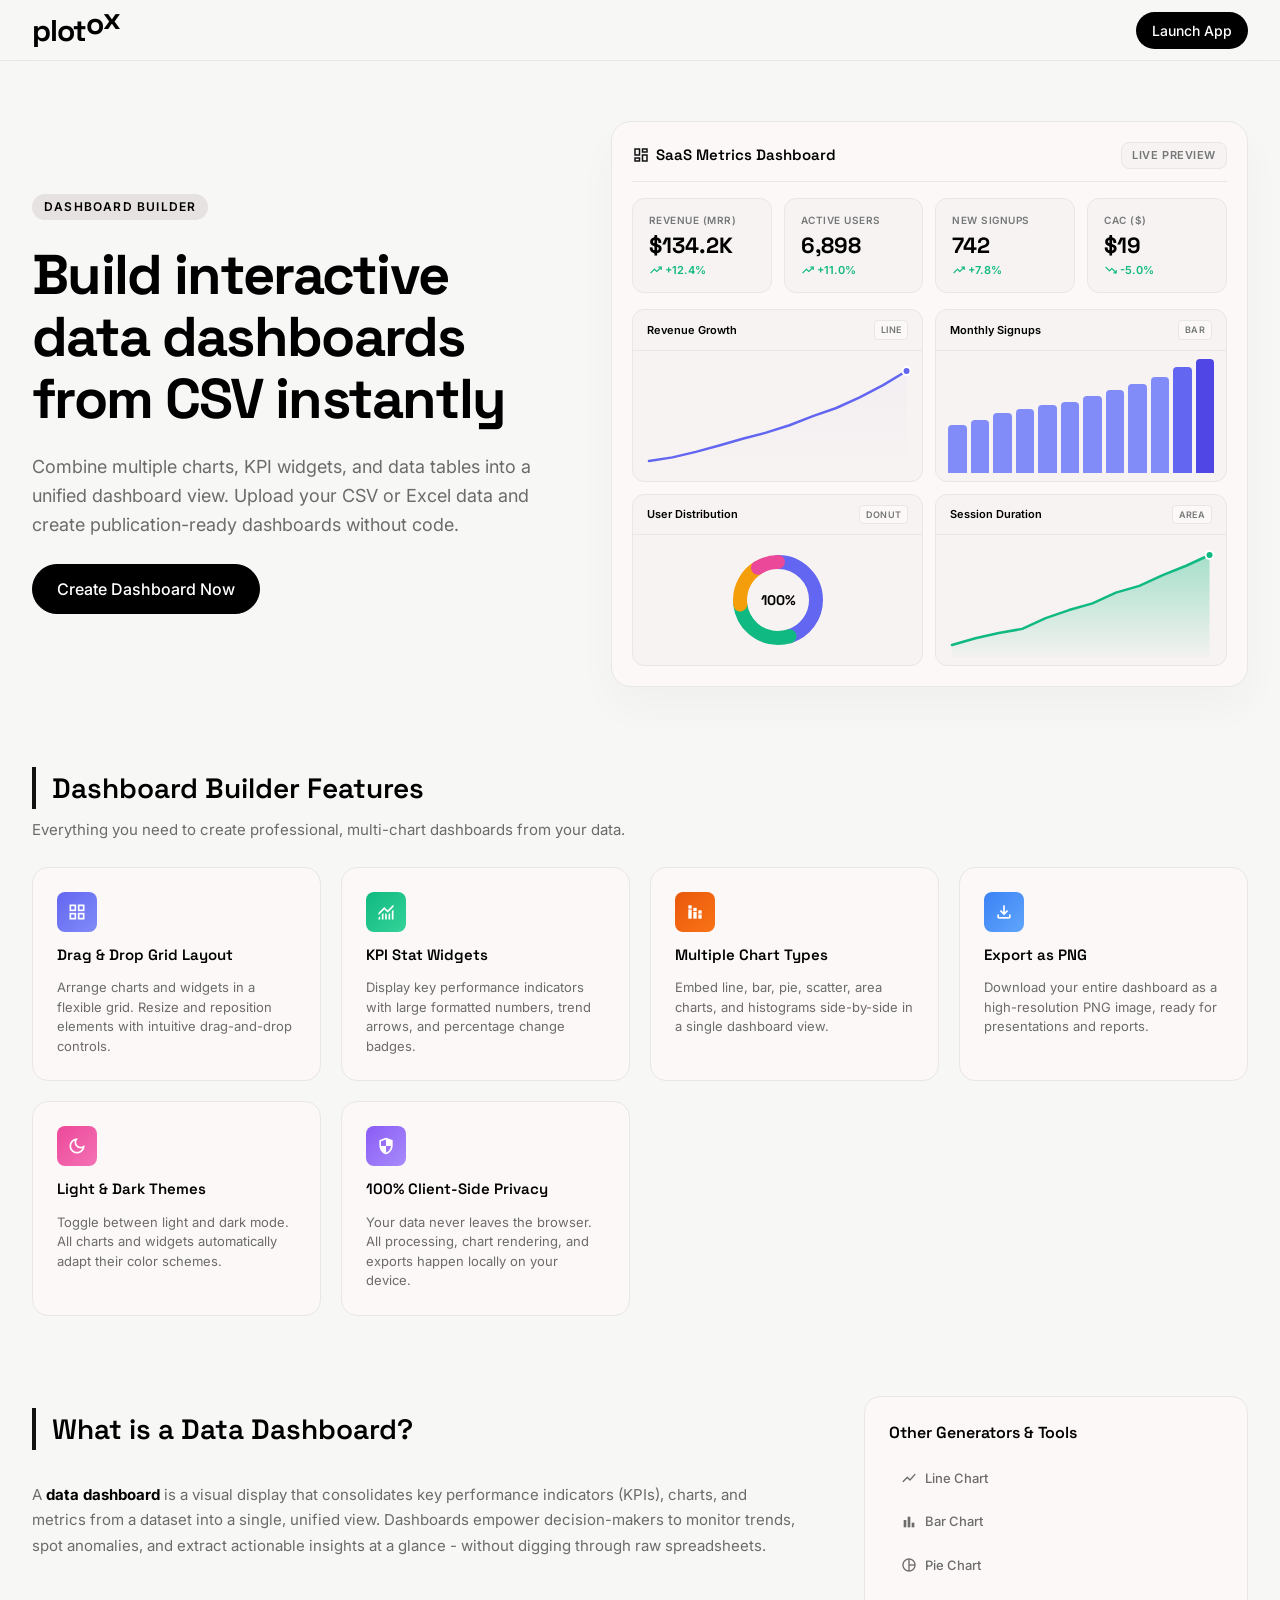
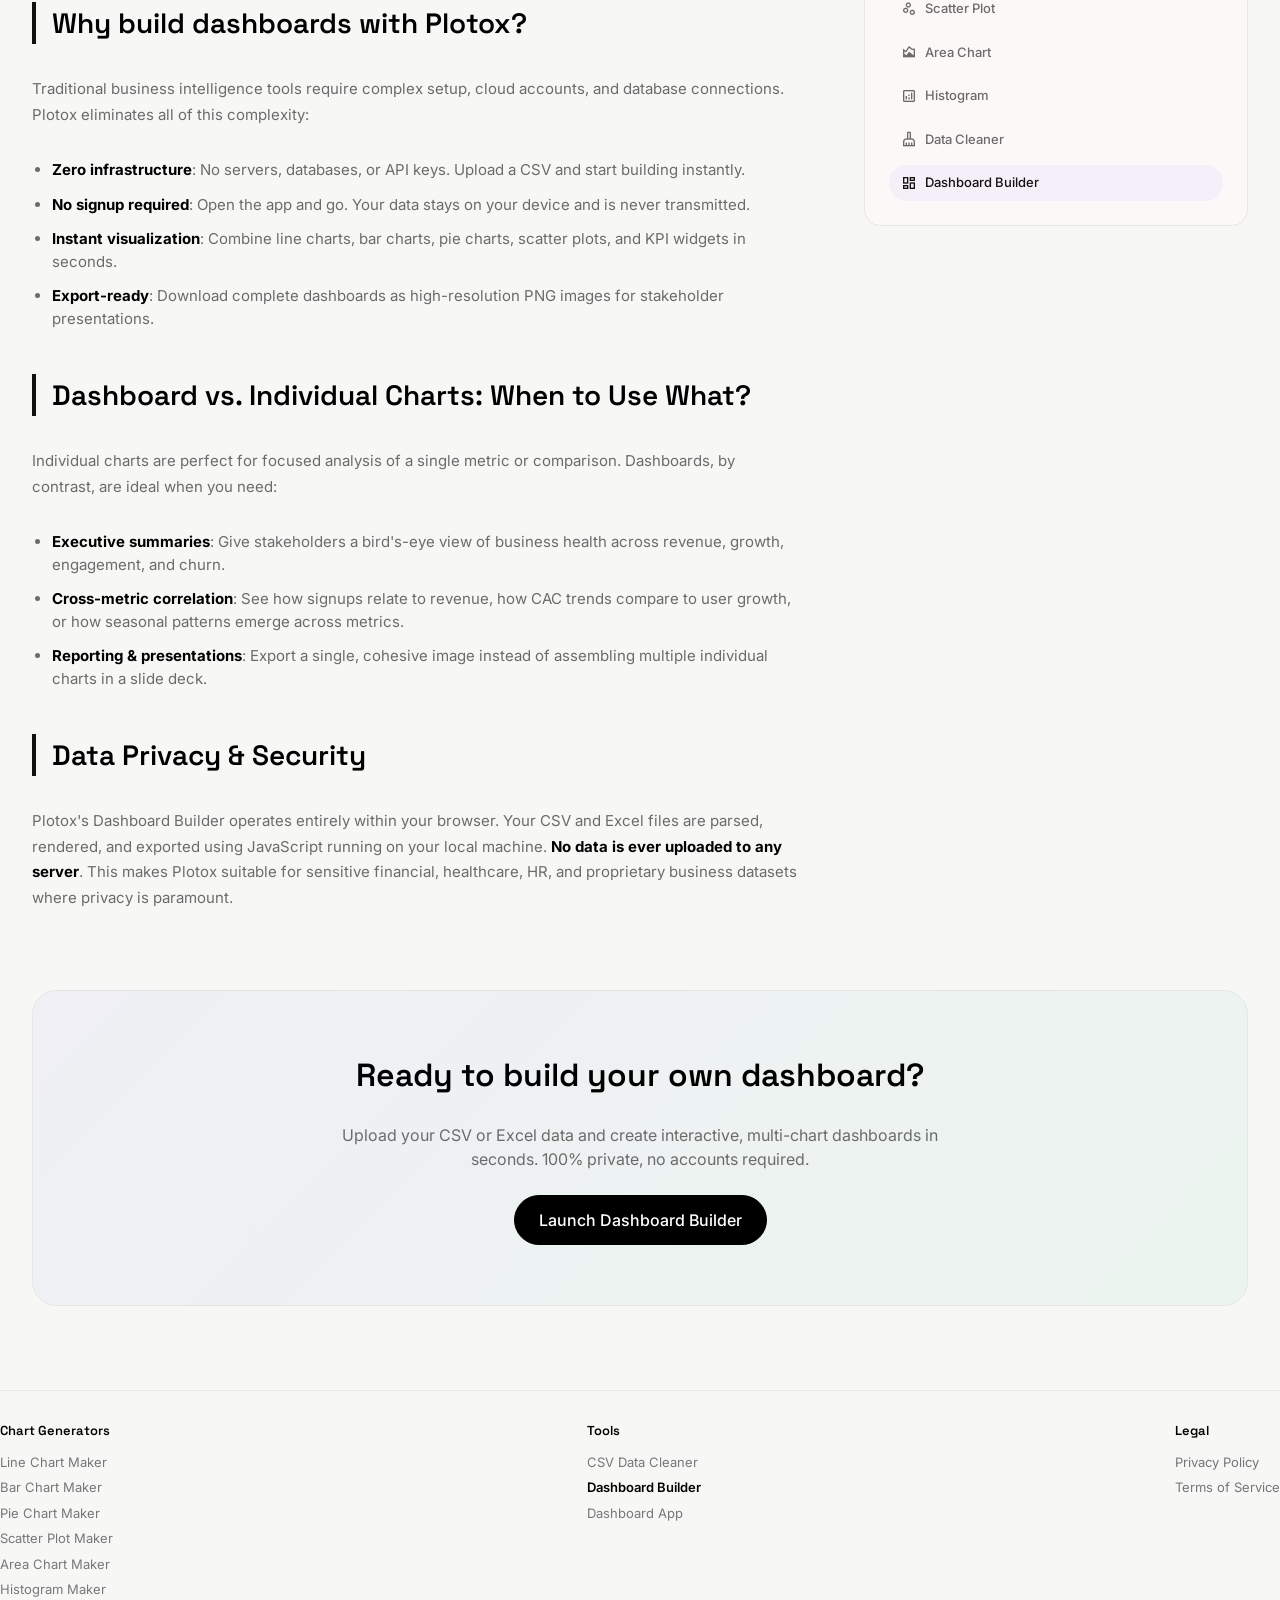
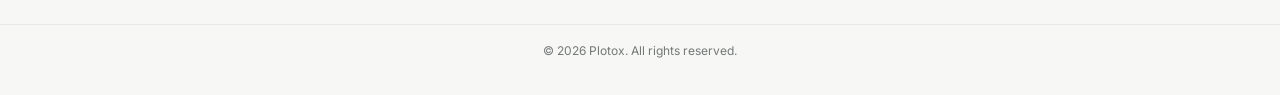
<file: dashboard.html>
<!DOCTYPE html>
<html lang="en"
  data-seo-title="Free Dashboard Builder Online - Plotox"
  data-seo-description="Build multi-chart dashboards from CSV data. Combine line, bar, pie charts and KPI widgets in one view. Free and client-side."
  data-seo-slug="dashboard"
  data-seo-type="website"
  data-seo-breadcrumb="Home: | Dashboard Builder:dashboard"
  data-seo-app-category="Dashboard Builder">

<head>
  <!-- Google tag (gtag.js) -->
  <script async src="https://www.googletagmanager.com/gtag/js?id=G-PCZMCKSTFG"></script>
  <script>
    window.dataLayer = window.dataLayer || [];
    function gtag(){dataLayer.push(arguments);}
    gtag('js', new Date());
    gtag('config', 'G-PCZMCKSTFG');
  </script>

  <meta charset="utf-8">
  <meta name="viewport" content="width=device-width, initial-scale=1.0">
  <title>Free Dashboard Builder Online - Plotox</title>
  <meta name="description"
    content="Build multi-chart dashboards from CSV data. Combine line, bar, pie charts and KPI widgets in one view. Free and client-side.">
  <meta name="google-site-verification" content="xWNYXdNmpxJQD4cBENmnTXIVAGlsFKWFRoss8uYAMvs" />

  <!-- Static Canonical Tag -->
  <link rel="canonical" href="https://plotox.vercel.app/dashboard">

  <!-- Static Open Graph Tags -->
  <meta property="og:type" content="website">
  <meta property="og:site_name" content="Plotox">
  <meta property="og:title" content="Free Dashboard Builder Online - Plotox">
  <meta property="og:description" content="Build multi-chart dashboards from CSV data. Combine line, bar, pie charts and KPI widgets in one view. Free and client-side.">
  <meta property="og:url" content="https://plotox.vercel.app/dashboard">
  <meta property="og:image" content="https://plotox.vercel.app/assets/images/og-image.png">
  <meta property="og:image:width" content="1200">
  <meta property="og:image:height" content="630">
  <meta property="og:locale" content="en_US">
  <meta property="og:image:alt" content="Plotox dashboard builder interface showing multiple charts and KPI widgets in a unified dashboard view">

  <!-- Static Twitter Card Tags -->
  <meta name="twitter:card" content="summary_large_image">
  <meta name="twitter:title" content="Free Dashboard Builder Online - Plotox">
  <meta name="twitter:description" content="Build multi-chart dashboards from CSV data. Combine line, bar, pie charts and KPI widgets in one view. Free and client-side.">
  <meta name="twitter:image" content="https://plotox.vercel.app/assets/images/og-image.png">
  <meta name="twitter:image:alt" content="Plotox dashboard builder interface showing multiple charts and KPI widgets in a unified dashboard view">

  <!-- Additional SEO meta tags -->
  <meta name="keywords" content="dashboard builder, data dashboard, CSV dashboard, interactive dashboard, chart dashboard, KPI dashboard, free dashboard tool, data visualization dashboard">
  <meta name="robots" content="index, follow">
  <meta name="author" content="Plotox">

  <!-- Favicon -->
  <link rel="icon" href="assets/favicon.ico">
  <link rel="apple-touch-icon" href="assets/favicon.ico">

  <!-- Google Fonts -->
  <link rel="preconnect" href="https://fonts.googleapis.com">
  <link rel="preconnect" href="https://fonts.gstatic.com" crossorigin>
  <link
    href="https://fonts.googleapis.com/css2?family=Inter:wght@400;500;600&family=Space+Grotesk:wght@400;500;600;700&display=swap"
    rel="stylesheet">
  <link href="https://fonts.googleapis.com/css2?family=Material+Symbols+Outlined:wght,FILL@100..700,0..1&display=swap"
    rel="stylesheet">

  <!-- Stylesheets -->
  <link rel="stylesheet" href="assets/css/design-system.css">
  <link rel="stylesheet" href="assets/css/components.css">
  <link rel="stylesheet" href="assets/css/seo-pages.css">

  <style>
    /* Dashboard Demo - Interactive Preview */
    .dashboard-demo-widget {
      display: flex;
      flex-direction: column;
      gap: 16px;
    }

    .demo-db-header {
      display: flex;
      justify-content: space-between;
      align-items: center;
      border-bottom: 1px solid var(--color-border);
      padding-bottom: 12px;
    }

    .demo-db-badge {
      font-size: 11px;
      font-weight: 600;
      text-transform: uppercase;
      letter-spacing: 0.05em;
      color: var(--color-outline);
      background-color: var(--color-surface-low);
      padding: 4px 10px;
      border-radius: var(--radius-md);
      border: 1px solid var(--color-border);
    }

    .demo-db-title {
      font-family: var(--font-heading);
      font-size: 15px;
      font-weight: 600;
      color: var(--color-primary);
      display: flex;
      align-items: center;
      gap: 6px;
    }

    .demo-db-title .material-symbols-outlined {
      font-size: 18px;
      color: var(--color-indigo);
    }

    /* KPI Cards Row */
    .demo-kpi-row {
      display: grid;
      grid-template-columns: repeat(auto-fit, minmax(130px, 1fr));
      gap: 12px;
    }

    .demo-kpi-card {
      background: var(--color-surface-low);
      border: 1px solid var(--color-border);
      border-radius: var(--radius-lg);
      padding: 14px 16px;
      display: flex;
      flex-direction: column;
      gap: 6px;
      transition: transform var(--transition-fast), box-shadow var(--transition-fast), background-color var(--transition-normal);
    }

    .demo-kpi-card:hover {
      transform: translateY(-2px);
      box-shadow: 0 6px 16px rgba(0, 0, 0, 0.06);
    }

    .demo-kpi-label {
      font-size: 10px;
      font-weight: 600;
      text-transform: uppercase;
      letter-spacing: 0.05em;
      color: var(--color-outline);
    }

    .demo-kpi-value {
      font-family: var(--font-heading);
      font-size: 22px;
      font-weight: 700;
      color: var(--color-primary);
      line-height: 1;
    }

    .demo-kpi-change {
      font-size: 11px;
      font-weight: 600;
      display: flex;
      align-items: center;
      gap: 2px;
    }

    .demo-kpi-change.positive {
      color: #10b981;
    }

    .demo-kpi-change.negative {
      color: #ef4444;
    }

    .demo-kpi-change .material-symbols-outlined {
      font-size: 14px;
    }

    /* Mini Chart Grid */
    .demo-chart-grid {
      display: grid;
      grid-template-columns: 1fr 1fr;
      gap: 12px;
    }

    @media (max-width: 600px) {
      .demo-chart-grid {
        grid-template-columns: 1fr;
      }
    }

    .demo-chart-tile {
      background: var(--color-surface-low);
      border: 1px solid var(--color-border);
      border-radius: var(--radius-lg);
      overflow: hidden;
      transition: transform var(--transition-fast), box-shadow var(--transition-fast), background-color var(--transition-normal);
    }

    .demo-chart-tile:hover {
      transform: translateY(-2px);
      box-shadow: 0 6px 16px rgba(0, 0, 0, 0.06);
    }

    .demo-chart-tile-header {
      display: flex;
      justify-content: space-between;
      align-items: center;
      padding: 10px 14px;
      border-bottom: 1px solid var(--color-border);
    }

    .demo-tile-title {
      font-size: 11px;
      font-weight: 600;
      color: var(--color-primary);
    }

    .demo-tile-type {
      font-size: 9px;
      font-weight: 600;
      text-transform: uppercase;
      letter-spacing: 0.04em;
      color: var(--color-outline);
      background: var(--color-surface);
      padding: 2px 6px;
      border-radius: var(--radius-sm);
      border: 1px solid var(--color-border);
    }

    .demo-chart-tile-body {
      height: 130px;
      padding: 8px;
      position: relative;
    }

    /* Sparkline-like mini chart bar visualization */
    .mini-bar-chart {
      display: flex;
      align-items: flex-end;
      gap: 4px;
      height: 100%;
      padding: 0 4px;
    }

    .mini-bar {
      flex: 1;
      border-radius: 4px 4px 0 0;
      transition: height 0.6s cubic-bezier(0.34, 1.56, 0.64, 1);
      min-width: 8px;
    }

    .mini-line-chart {
      position: relative;
      width: 100%;
      height: 100%;
    }

    .mini-line-chart svg {
      width: 100%;
      height: 100%;
    }

    .mini-line-chart .line-path {
      fill: none;
      stroke-width: 2.5;
      stroke-linecap: round;
      stroke-linejoin: round;
    }

    .mini-line-chart .area-fill {
      opacity: 0.1;
    }

    .mini-donut-chart {
      display: flex;
      align-items: center;
      justify-content: center;
      height: 100%;
    }

    .mini-donut-chart svg {
      width: 100px;
      height: 100px;
    }

    .donut-label {
      font-family: var(--font-heading);
      font-size: 14px;
      font-weight: 700;
      fill: var(--color-primary);
    }

    /* Features grid */
    .dashboard-features-grid {
      display: grid;
      grid-template-columns: repeat(auto-fit, minmax(240px, 1fr));
      gap: 20px;
      margin-top: 8px;
    }

    .dashboard-feature-card {
      background: var(--color-surface);
      border: 1px solid var(--color-border);
      border-radius: var(--radius-xl);
      padding: 24px;
      display: flex;
      flex-direction: column;
      gap: 12px;
      transition: transform var(--transition-fast), box-shadow var(--transition-fast), background-color var(--transition-normal);
    }

    .dashboard-feature-card:hover {
      transform: translateY(-3px);
      box-shadow: 0 8px 24px rgba(0, 0, 0, 0.06);
    }

    .feature-icon-box {
      width: 40px;
      height: 40px;
      border-radius: var(--radius-md);
      display: flex;
      align-items: center;
      justify-content: center;
    }

    .feature-icon-box .material-symbols-outlined {
      font-size: 20px;
      color: white;
    }

    .feature-icon-box.indigo {
      background: linear-gradient(135deg, #6366f1, #818cf8);
    }

    .feature-icon-box.emerald {
      background: linear-gradient(135deg, #10b981, #34d399);
    }

    .feature-icon-box.orange {
      background: linear-gradient(135deg, #ea580c, #f97316);
    }

    .feature-icon-box.blue {
      background: linear-gradient(135deg, #3b82f6, #60a5fa);
    }

    .feature-icon-box.pink {
      background: linear-gradient(135deg, #ec4899, #f472b6);
    }

    .feature-icon-box.violet {
      background: linear-gradient(135deg, #8b5cf6, #a78bfa);
    }

    .feature-card-title {
      font-family: var(--font-heading);
      font-size: 15px;
      font-weight: 600;
      color: var(--color-primary);
    }

    .feature-card-desc {
      font-size: 13px;
      line-height: 1.5;
      color: var(--color-secondary-text);
    }
  </style>

  <!-- Structured Data -->
  <script type="application/ld+json">
  {
    "@context": "https://schema.org",
    "@type": "SoftwareApplication",
    "name": "Plotox Dashboard Builder",
    "url": "https://plotox.vercel.app/dashboard",
    "applicationCategory": "BusinessApplication",
    "operatingSystem": "Any (runs in web browser)",
    "offers": { "@type": "Offer", "price": "0", "priceCurrency": "USD" }
  }
  </script>
</head>

<body>

  <!-- ═══════════════════════════════════════════
       TOP NAVIGATION
  ════════════════════════════════════════════ -->
  <nav class="navbar">
    <div class="navbar-inner">
      <div class="nav-left">
        <a class="nav-logo" href="index.html">plot<span class="logo-rising-o">o</span><span
            class="logo-rising-x">x</span></a>
      </div>
      <div>
        <a class="nav-cta" href="app.html?type=dashboard">Launch App</a>
      </div>
    </div>
  </nav>

  <!-- ═══════════════════════════════════════════
       SEO MAIN LAYOUT
  ════════════════════════════════════════════ -->
  <main class="seo-main container">

    <!-- ── HERO SECTION WITH INTERACTIVE DEMO ── -->
    <section class="seo-hero">
      <div class="seo-hero-content">
        <span class="section-badge">Dashboard Builder</span>
        <h1 class="seo-hero-title">Build interactive data dashboards from CSV instantly</h1>
        <p class="seo-hero-desc">Combine multiple charts, KPI widgets, and data tables into a unified dashboard view.
          Upload your CSV or Excel data and create publication-ready dashboards without code.</p>
        <div>
          <a class="btn-primary" href="app.html?type=dashboard">Create Dashboard Now</a>
        </div>
      </div>

      <!-- Live Demo Widget -->
      <div class="seo-demo-box dashboard-demo-widget">
        <div class="demo-db-header">
          <div class="demo-db-title">
            <span class="material-symbols-outlined">dashboard</span>
            SaaS Metrics Dashboard
          </div>
          <div class="demo-db-badge">Live Preview</div>
        </div>

        <!-- KPI Cards -->
        <div class="demo-kpi-row" id="demo-kpi-row">
          <div class="demo-kpi-card">
            <span class="demo-kpi-label">Revenue (MRR)</span>
            <span class="demo-kpi-value" id="kpi-revenue">$134.2K</span>
            <span class="demo-kpi-change positive">
              <span class="material-symbols-outlined">trending_up</span> +12.4%
            </span>
          </div>
          <div class="demo-kpi-card">
            <span class="demo-kpi-label">Active Users</span>
            <span class="demo-kpi-value" id="kpi-users">6,898</span>
            <span class="demo-kpi-change positive">
              <span class="material-symbols-outlined">trending_up</span> +11.0%
            </span>
          </div>
          <div class="demo-kpi-card">
            <span class="demo-kpi-label">New Signups</span>
            <span class="demo-kpi-value" id="kpi-signups">742</span>
            <span class="demo-kpi-change positive">
              <span class="material-symbols-outlined">trending_up</span> +7.8%
            </span>
          </div>
          <div class="demo-kpi-card">
            <span class="demo-kpi-label">CAC ($)</span>
            <span class="demo-kpi-value" id="kpi-cac">$19</span>
            <span class="demo-kpi-change positive">
              <span class="material-symbols-outlined">trending_down</span> -5.0%
            </span>
          </div>
        </div>

        <!-- Mini Chart Grid -->
        <div class="demo-chart-grid">
          <div class="demo-chart-tile">
            <div class="demo-chart-tile-header">
              <span class="demo-tile-title">Revenue Growth</span>
              <span class="demo-tile-type">Line</span>
            </div>
            <div class="demo-chart-tile-body">
              <div class="mini-line-chart" id="mini-line-1"></div>
            </div>
          </div>
          <div class="demo-chart-tile">
            <div class="demo-chart-tile-header">
              <span class="demo-tile-title">Monthly Signups</span>
              <span class="demo-tile-type">Bar</span>
            </div>
            <div class="demo-chart-tile-body">
              <div class="mini-bar-chart" id="mini-bar-1"></div>
            </div>
          </div>
          <div class="demo-chart-tile">
            <div class="demo-chart-tile-header">
              <span class="demo-tile-title">User Distribution</span>
              <span class="demo-tile-type">Donut</span>
            </div>
            <div class="demo-chart-tile-body">
              <div class="mini-donut-chart" id="mini-donut-1"></div>
            </div>
          </div>
          <div class="demo-chart-tile">
            <div class="demo-chart-tile-header">
              <span class="demo-tile-title">Session Duration</span>
              <span class="demo-tile-type">Area</span>
            </div>
            <div class="demo-chart-tile-body">
              <div class="mini-line-chart" id="mini-area-1"></div>
            </div>
          </div>
        </div>
      </div>
    </section>

    <!-- ── FEATURES SHOWCASE ─────────────────── -->
    <section style="margin-bottom: 80px;">
      <h2 style="font-family: var(--font-heading); font-size: 28px; font-weight: 600; color: var(--color-primary); margin-bottom: 8px; border-left: 4px solid var(--color-indigo); padding-left: 16px;">Dashboard Builder Features</h2>
      <p style="font-size: 15px; color: var(--color-secondary-text); line-height: 1.7; margin-bottom: 24px;">Everything you need to create professional, multi-chart dashboards from your data.</p>

      <div class="dashboard-features-grid">
        <div class="dashboard-feature-card">
          <div class="feature-icon-box indigo">
            <span class="material-symbols-outlined">grid_view</span>
          </div>
          <span class="feature-card-title">Drag & Drop Grid Layout</span>
          <span class="feature-card-desc">Arrange charts and widgets in a flexible grid. Resize and reposition elements
            with intuitive drag-and-drop controls.</span>
        </div>

        <div class="dashboard-feature-card">
          <div class="feature-icon-box emerald">
            <span class="material-symbols-outlined">monitoring</span>
          </div>
          <span class="feature-card-title">KPI Stat Widgets</span>
          <span class="feature-card-desc">Display key performance indicators with large formatted numbers, trend arrows,
            and percentage change badges.</span>
        </div>

        <div class="dashboard-feature-card">
          <div class="feature-icon-box orange">
            <span class="material-symbols-outlined">stacked_bar_chart</span>
          </div>
          <span class="feature-card-title">Multiple Chart Types</span>
          <span class="feature-card-desc">Embed line, bar, pie, scatter, area charts, and histograms side-by-side in a
            single dashboard view.</span>
        </div>

        <div class="dashboard-feature-card">
          <div class="feature-icon-box blue">
            <span class="material-symbols-outlined">download</span>
          </div>
          <span class="feature-card-title">Export as PNG</span>
          <span class="feature-card-desc">Download your entire dashboard as a high-resolution PNG image, ready for
            presentations and reports.</span>
        </div>

        <div class="dashboard-feature-card">
          <div class="feature-icon-box pink">
            <span class="material-symbols-outlined">dark_mode</span>
          </div>
          <span class="feature-card-title">Light & Dark Themes</span>
          <span class="feature-card-desc">Toggle between light and dark mode. All charts and widgets automatically adapt
            their color schemes.</span>
        </div>

        <div class="dashboard-feature-card">
          <div class="feature-icon-box violet">
            <span class="material-symbols-outlined">security</span>
          </div>
          <span class="feature-card-title">100% Client-Side Privacy</span>
          <span class="feature-card-desc">Your data never leaves the browser. All processing, chart rendering, and
            exports happen locally on your device.</span>
        </div>
      </div>
    </section>

    <!-- ── ARTICLE & SIDEBAR DEEP DIVE ───────── -->
    <section class="seo-content-grid">

      <!-- Article Content -->
      <article class="seo-article">
        <h2>What is a Data Dashboard?</h2>
        <p>A <strong>data dashboard</strong> is a visual display that consolidates key performance indicators (KPIs),
          charts, and metrics from a dataset into a single, unified view. Dashboards empower decision-makers to monitor
          trends, spot anomalies, and extract actionable insights at a glance - without digging through raw
          spreadsheets.</p>

        <h2>Why build dashboards with Plotox?</h2>
        <p>Traditional business intelligence tools require complex setup, cloud accounts, and database connections. Plotox
          eliminates all of this complexity:</p>
        <ul>
          <li><strong>Zero infrastructure</strong>: No servers, databases, or API keys. Upload a CSV and start building
            instantly.</li>
          <li><strong>No signup required</strong>: Open the app and go. Your data stays on your device and is never
            transmitted.</li>
          <li><strong>Instant visualization</strong>: Combine line charts, bar charts, pie charts, scatter plots, and KPI
            widgets in seconds.</li>
          <li><strong>Export-ready</strong>: Download complete dashboards as high-resolution PNG images for stakeholder
            presentations.</li>
        </ul>

        <h2>Dashboard vs. Individual Charts: When to Use What?</h2>
        <p>Individual charts are perfect for focused analysis of a single metric or comparison. Dashboards, by contrast,
          are ideal when you need:</p>
        <ul>
          <li><strong>Executive summaries</strong>: Give stakeholders a bird's-eye view of business health across
            revenue, growth, engagement, and churn.</li>
          <li><strong>Cross-metric correlation</strong>: See how signups relate to revenue, how CAC trends compare to
            user growth, or how seasonal patterns emerge across metrics.</li>
          <li><strong>Reporting & presentations</strong>: Export a single, cohesive image instead of assembling multiple
            individual charts in a slide deck.</li>
        </ul>

        <h2>Data Privacy & Security</h2>
        <p>Plotox's Dashboard Builder operates entirely within your browser. Your CSV and Excel files are parsed,
          rendered, and exported using JavaScript running on your local machine. <strong>No data is ever uploaded to any
            server</strong>. This makes Plotox suitable for sensitive financial, healthcare, HR, and proprietary business
          datasets where privacy is paramount.</p>
      </article>

      <!-- Sidebar -->
      <aside class="seo-sidebar">
        <div class="seo-sidebar-widget">
          <h4 class="widget-title">Other Generators & Tools</h4>
          <div class="gallery-grid">
            <a href="line-chart.html" class="gallery-link">
              <span class="material-symbols-outlined">show_chart</span> Line Chart
            </a>
            <a href="bar-chart.html" class="gallery-link">
              <span class="material-symbols-outlined">bar_chart</span> Bar Chart
            </a>
            <a href="pie-chart.html" class="gallery-link">
              <span class="material-symbols-outlined">pie_chart</span> Pie Chart
            </a>
            <a href="scatter-plot.html" class="gallery-link">
              <span class="material-symbols-outlined">scatter_plot</span> Scatter Plot
            </a>
            <a href="area-chart.html" class="gallery-link">
              <span class="material-symbols-outlined">area_chart</span> Area Chart
            </a>
            <a href="histogram.html" class="gallery-link">
              <span class="material-symbols-outlined">analytics</span> Histogram
            </a>
            <a href="data-cleaner.html" class="gallery-link">
              <span class="material-symbols-outlined">cleaning_services</span> Data Cleaner
            </a>
            <a href="dashboard.html" class="gallery-link active">
              <span class="material-symbols-outlined">dashboard</span> Dashboard Builder
            </a>
          </div>
        </div>
      </aside>

    </section>

    <!-- ── CTA SECTION ───────────────────────── -->
    <section class="seo-cta-section">
      <h3>Ready to build your own dashboard?</h3>
      <p>Upload your CSV or Excel data and create interactive, multi-chart dashboards in seconds. 100% private, no
        accounts required.</p>
      <a class="btn-primary" href="app.html?type=dashboard">Launch Dashboard Builder</a>
    </section>
  </main>

  <!-- ═══════════════════════════════════════════
       FOOTER
  ════════════════════════════════════════════ -->
  <footer class="footer">
    <div class="container" style="border-top: 1px solid var(--color-border); padding: 30px 0;">
      <div style="display: flex; flex-wrap: wrap; justify-content: space-between; gap: 32px; margin-bottom: 24px;">
        <div>
          <h4 style="font-size: 13px; font-weight: 600; color: var(--color-primary); margin-bottom: 12px;">Chart Generators</h4>
          <nav style="display: flex; flex-direction: column; gap: 6px; font-size: 13px;">
            <a href="line-chart.html" style="color: var(--color-outline); text-decoration: none;">Line Chart Maker</a>
            <a href="bar-chart.html" style="color: var(--color-outline); text-decoration: none;">Bar Chart Maker</a>
            <a href="pie-chart.html" style="color: var(--color-outline); text-decoration: none;">Pie Chart Maker</a>
            <a href="scatter-plot.html" style="color: var(--color-outline); text-decoration: none;">Scatter Plot Maker</a>
            <a href="area-chart.html" style="color: var(--color-outline); text-decoration: none;">Area Chart Maker</a>
            <a href="histogram.html" style="color: var(--color-outline); text-decoration: none;">Histogram Maker</a>
          </nav>
        </div>
        <div>
          <h4 style="font-size: 13px; font-weight: 600; color: var(--color-primary); margin-bottom: 12px;">Tools</h4>
          <nav style="display: flex; flex-direction: column; gap: 6px; font-size: 13px;">
            <a href="data-cleaner.html" style="color: var(--color-outline); text-decoration: none;">CSV Data Cleaner</a>
            <a href="dashboard.html" style="color: var(--color-primary); text-decoration: none; font-weight: 600;">Dashboard Builder</a>
            <a href="app.html" style="color: var(--color-outline); text-decoration: none;">Dashboard App</a>
          </nav>
        </div>
        <div>
          <h4 style="font-size: 13px; font-weight: 600; color: var(--color-primary); margin-bottom: 12px;">Legal</h4>
          <nav style="display: flex; flex-direction: column; gap: 6px; font-size: 13px;">
            <a href="privacy-policy.html" style="color: var(--color-outline); text-decoration: none;">Privacy Policy</a>
            <a href="terms-of-service.html" style="color: var(--color-outline); text-decoration: none;">Terms of Service</a>
          </nav>
        </div>
      </div>
      <div class="footer-bottom" style="padding-top: 16px; border-top: 1px solid var(--color-border);">
        <span style="font-size: 12px; color: var(--color-outline);">© 2026 Plotox. All rights reserved.</span>
      </div>
    </div>
  </footer>

  <!-- Scripts -->
  <script src="assets/js/theme.js"></script>
  <script src="assets/js/common.js"></script>
  <script src="assets/js/seo-head.js" defer></script>
  <script src="assets/js/analytics.js" defer></script>

  <script>
    // Interactive Dashboard Demo - SVG Mini Charts
    (function () {
      'use strict';

      const isDark = () => document.documentElement.classList.contains('dark');

      // ── Revenue Line Chart ───────────────────
      function renderMiniLine() {
        const container = document.getElementById('mini-line-1');
        if (!container) return;

        const data = [42.5, 46.2, 51.8, 58.3, 65.1, 71.4, 78.9, 88.2, 96.5, 107.3, 119.8, 134.2];
        const w = container.clientWidth || 280;
        const h = container.clientHeight || 120;
        const padX = 8, padY = 12;

        const maxV = Math.max(...data);
        const minV = Math.min(...data);
        const rangeV = maxV - minV || 1;

        const points = data.map((v, i) => ({
          x: padX + (i / (data.length - 1)) * (w - 2 * padX),
          y: padY + (1 - (v - minV) / rangeV) * (h - 2 * padY)
        }));

        const linePath = points.map((p, i) => `${i === 0 ? 'M' : 'L'} ${p.x},${p.y}`).join(' ');
        const areaPath = linePath + ` L ${points[points.length - 1].x},${h} L ${points[0].x},${h} Z`;

        container.innerHTML = `
          <svg viewBox="0 0 ${w} ${h}" preserveAspectRatio="none">
            <defs>
              <linearGradient id="lineGrad1" x1="0" y1="0" x2="0" y2="1">
                <stop offset="0%" stop-color="#6366f1" stop-opacity="0.3"/>
                <stop offset="100%" stop-color="#6366f1" stop-opacity="0.02"/>
              </linearGradient>
            </defs>
            <path d="${areaPath}" fill="url(#lineGrad1)" class="area-fill"/>
            <path d="${linePath}" class="line-path" stroke="#6366f1"/>
            <circle cx="${points[points.length - 1].x}" cy="${points[points.length - 1].y}" r="4" fill="#6366f1" stroke="white" stroke-width="2"/>
          </svg>`;
      }

      // ── Session Duration Area Chart ──────────
      function renderMiniArea() {
        const container = document.getElementById('mini-area-1');
        if (!container) return;

        const data = [8.2, 8.7, 9.1, 9.4, 10.2, 10.8, 11.3, 12.1, 12.6, 13.4, 14.1, 14.9];
        const w = container.clientWidth || 280;
        const h = container.clientHeight || 120;
        const padX = 8, padY = 12;

        const maxV = Math.max(...data);
        const minV = Math.min(...data);
        const rangeV = maxV - minV || 1;

        const points = data.map((v, i) => ({
          x: padX + (i / (data.length - 1)) * (w - 2 * padX),
          y: padY + (1 - (v - minV) / rangeV) * (h - 2 * padY)
        }));

        const linePath = points.map((p, i) => `${i === 0 ? 'M' : 'L'} ${p.x},${p.y}`).join(' ');
        const areaPath = linePath + ` L ${points[points.length - 1].x},${h} L ${points[0].x},${h} Z`;

        container.innerHTML = `
          <svg viewBox="0 0 ${w} ${h}" preserveAspectRatio="none">
            <defs>
              <linearGradient id="areaGrad1" x1="0" y1="0" x2="0" y2="1">
                <stop offset="0%" stop-color="#10b981" stop-opacity="0.35"/>
                <stop offset="100%" stop-color="#10b981" stop-opacity="0.02"/>
              </linearGradient>
            </defs>
            <path d="${areaPath}" fill="url(#areaGrad1)"/>
            <path d="${linePath}" class="line-path" stroke="#10b981"/>
            <circle cx="${points[points.length - 1].x}" cy="${points[points.length - 1].y}" r="4" fill="#10b981" stroke="white" stroke-width="2"/>
          </svg>`;
      }

      // ── Monthly Signups Bar Chart ────────────
      function renderMiniBar() {
        const container = document.getElementById('mini-bar-1');
        if (!container) return;

        const data = [312, 341, 389, 412, 438, 461, 497, 534, 578, 621, 688, 742];
        const maxV = Math.max(...data);
        const colors = ['#818cf8', '#818cf8', '#818cf8', '#818cf8', '#818cf8', '#818cf8',
          '#818cf8', '#818cf8', '#818cf8', '#818cf8', '#6366f1', '#4f46e5'];

        container.innerHTML = '';
        data.forEach((v, i) => {
          const bar = document.createElement('div');
          bar.className = 'mini-bar';
          bar.style.height = '0%';
          bar.style.backgroundColor = colors[i];
          container.appendChild(bar);

          // Animate in
          setTimeout(() => {
            bar.style.height = `${(v / maxV) * 100}%`;
          }, 100 + i * 60);
        });
      }

      // ── User Distribution Donut ──────────────
      function renderMiniDonut() {
        const container = document.getElementById('mini-donut-1');
        if (!container) return;

        const segments = [
          { value: 45, color: '#6366f1', label: 'Direct' },
          { value: 28, color: '#10b981', label: 'Organic' },
          { value: 18, color: '#f59e0b', label: 'Referral' },
          { value: 9, color: '#ec4899', label: 'Social' }
        ];

        const total = segments.reduce((s, seg) => s + seg.value, 0);
        const r = 38, cx = 50, cy = 50, strokeWidth = 14;
        const circumference = 2 * Math.PI * r;

        let accOffset = 0;
        let arcs = '';

        segments.forEach(seg => {
          const pct = seg.value / total;
          const dashLen = pct * circumference;
          const gapLen = circumference - dashLen;

          arcs += `<circle cx="${cx}" cy="${cy}" r="${r}"
            fill="none" stroke="${seg.color}" stroke-width="${strokeWidth}"
            stroke-dasharray="${dashLen} ${gapLen}"
            stroke-dashoffset="${-accOffset}"
            stroke-linecap="round"
            transform="rotate(-90 ${cx} ${cy})"
            style="transition: stroke-dasharray 0.8s ease, stroke-dashoffset 0.8s ease;"/>`;

          accOffset += dashLen;
        });

        container.innerHTML = `
          <svg viewBox="0 0 100 100">
            ${arcs}
            <text x="${cx}" y="${cy}" text-anchor="middle" dominant-baseline="central" class="donut-label">${total}%</text>
          </svg>`;
      }

      // ── KPI Counter Animation ────────────────
      function animateKPIs() {
        const kpis = [
          { id: 'kpi-revenue', target: 134.2, prefix: '$', suffix: 'K', decimals: 1 },
          { id: 'kpi-users', target: 6898, prefix: '', suffix: '', decimals: 0 },
          { id: 'kpi-signups', target: 742, prefix: '', suffix: '', decimals: 0 },
          { id: 'kpi-cac', target: 19, prefix: '$', suffix: '', decimals: 0 }
        ];

        kpis.forEach(kpi => {
          const el = document.getElementById(kpi.id);
          if (!el) return;

          let current = 0;
          const step = kpi.target / 40;
          const interval = setInterval(() => {
            current += step;
            if (current >= kpi.target) {
              current = kpi.target;
              clearInterval(interval);
            }

            let formatted;
            if (kpi.decimals > 0) {
              formatted = current.toFixed(kpi.decimals);
            } else {
              formatted = Math.round(current).toLocaleString();
            }

            el.textContent = `${kpi.prefix}${formatted}${kpi.suffix}`;
          }, 30);
        });
      }

      // Render all on load
      function init() {
        renderMiniLine();
        renderMiniArea();
        renderMiniBar();
        renderMiniDonut();
        animateKPIs();
      }

      if (document.readyState === 'loading') {
        document.addEventListener('DOMContentLoaded', init);
      } else {
        init();
      }

      // Re-render on theme change
      window.addEventListener('themeChanged', () => {
        renderMiniLine();
        renderMiniArea();
      });

      // Re-render on resize (debounced)
      let resizeTimer;
      window.addEventListener('resize', () => {
        clearTimeout(resizeTimer);
        resizeTimer = setTimeout(() => {
          renderMiniLine();
          renderMiniArea();
        }, 200);
      });
    })();
  </script>

</body>

</html>
</file>
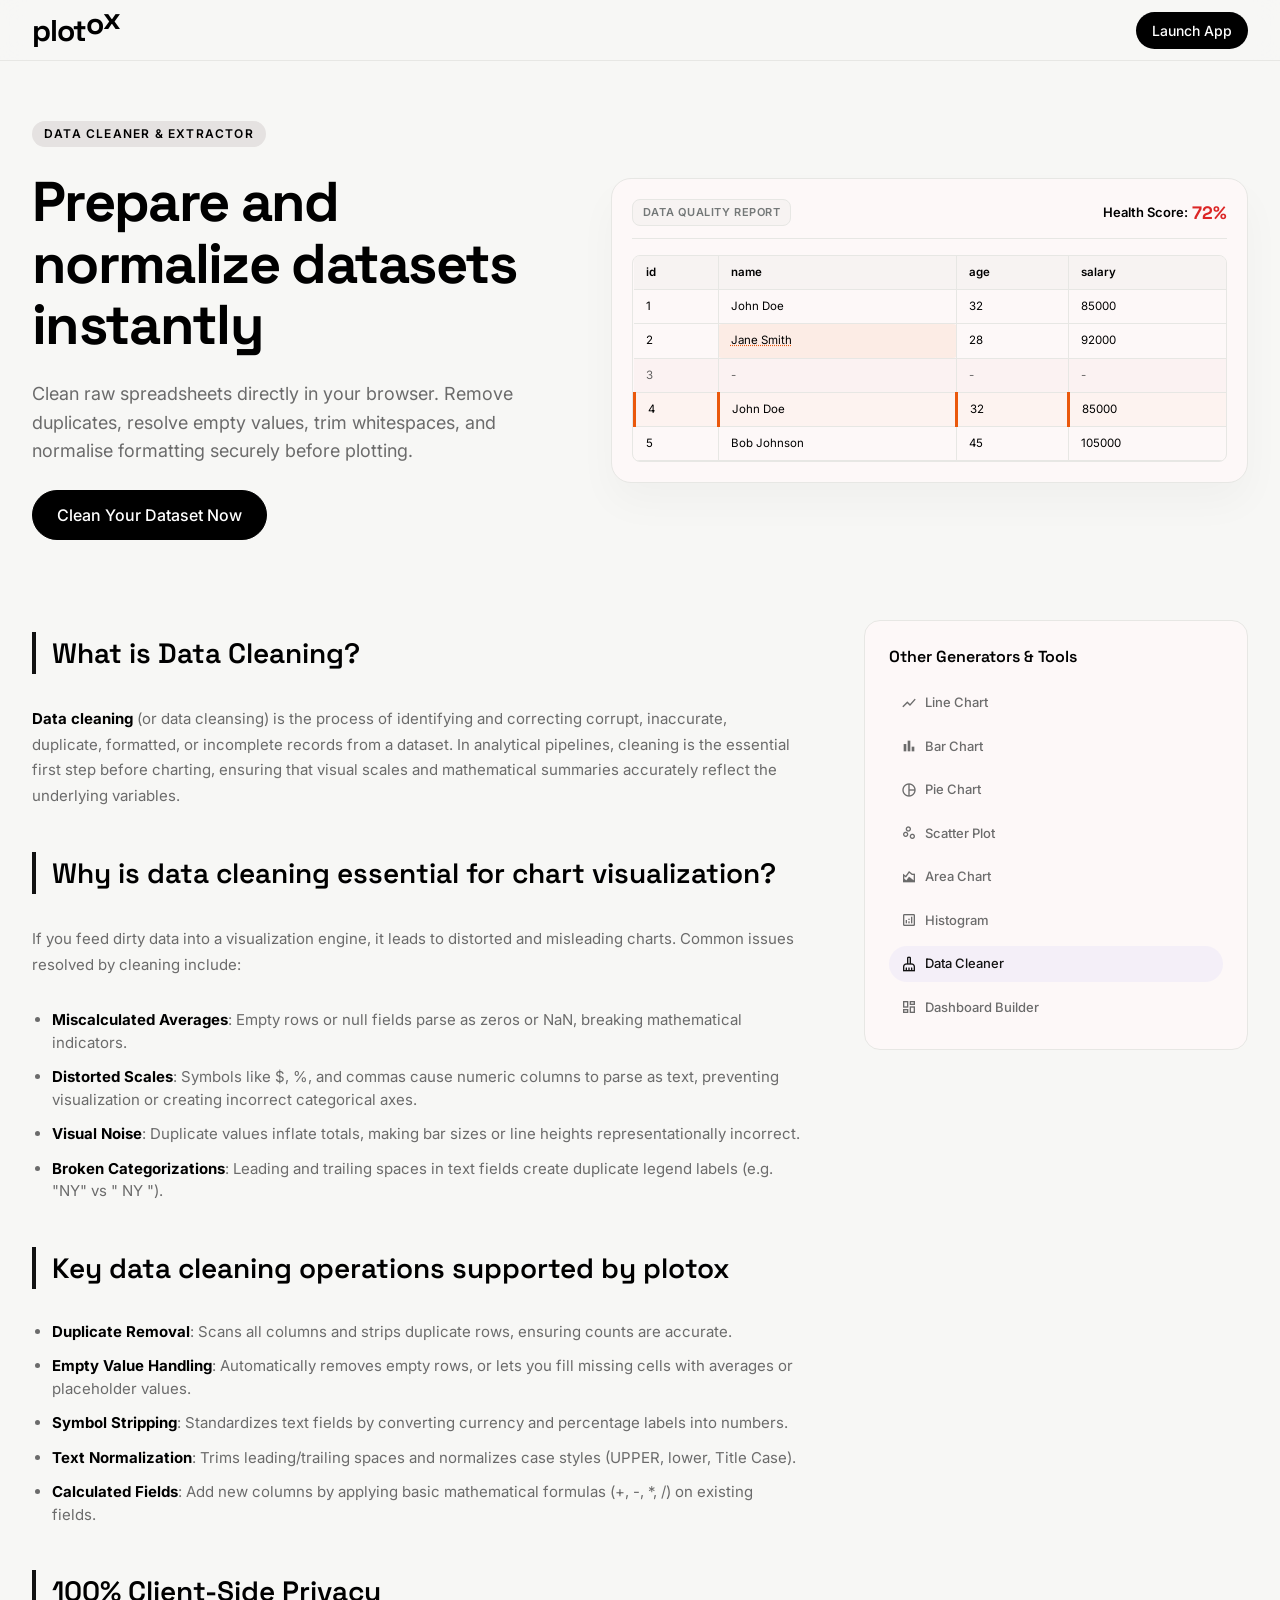
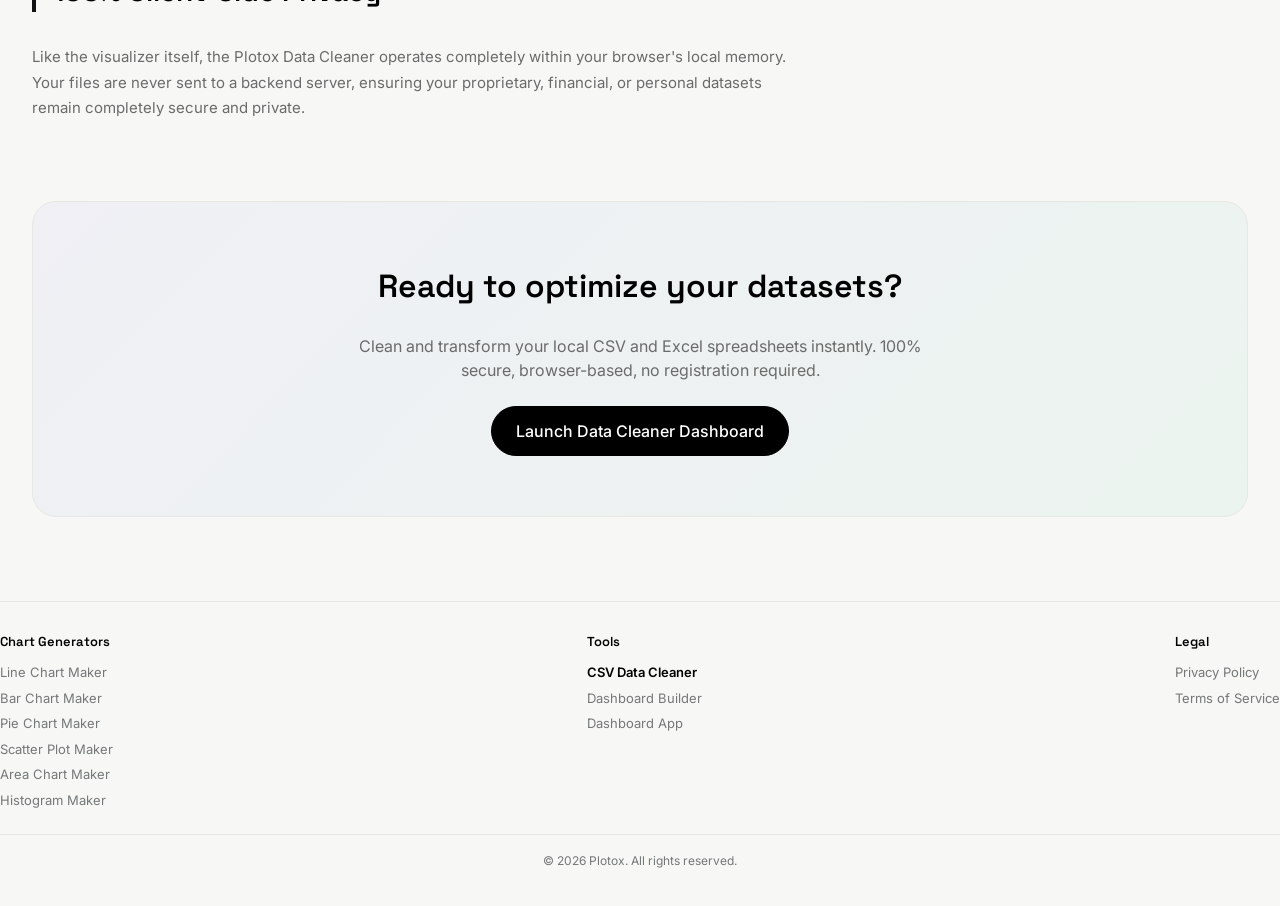
<file: data-cleaner.html>
<!DOCTYPE html>
<html lang="en"
  data-seo-title="Free CSV Data Cleaner Online - Plotox"
  data-seo-description="Clean and transform CSV or Excel datasets in your browser. Remove duplicates, trim spaces, fix empty cells. 100% private."
  data-seo-slug="data-cleaner"
  data-seo-type="website"
  data-seo-breadcrumb="Home: | Data Cleaner:data-cleaner"
  data-seo-app-category="Data Cleaner">

<head>
  <!-- Google tag (gtag.js) -->
  <script async src="https://www.googletagmanager.com/gtag/js?id=G-PCZMCKSTFG"></script>
  <script>
    window.dataLayer = window.dataLayer || [];
    function gtag(){dataLayer.push(arguments);}
    gtag('js', new Date());
    gtag('config', 'G-PCZMCKSTFG');
  </script>

  <meta charset="utf-8">
  <meta name="viewport" content="width=device-width, initial-scale=1.0">
  <title>Free CSV Data Cleaner Online - Plotox</title>
  <meta name="description"
    content="Clean and transform CSV or Excel datasets in your browser. Remove duplicates, trim spaces, fix empty cells. 100% private.">
  <meta name="google-site-verification" content="xWNYXdNmpxJQD4cBENmnTXIVAGlsFKWFRoss8uYAMvs" />

  <!-- Static Canonical Tag -->
  <link rel="canonical" href="https://plotox.vercel.app/data-cleaner">

  <!-- Static Open Graph Tags -->
  <meta property="og:type" content="website">
  <meta property="og:site_name" content="Plotox">
  <meta property="og:title" content="Free CSV Data Cleaner Online - Plotox">
  <meta property="og:description" content="Clean and transform CSV or Excel datasets in your browser. Remove duplicates, trim spaces, fix empty cells. 100% private.">
  <meta property="og:url" content="https://plotox.vercel.app/data-cleaner">
  <meta property="og:image" content="https://plotox.vercel.app/assets/images/og-image.png">
  <meta property="og:image:width" content="1200">
  <meta property="og:image:height" content="630">
  <meta property="og:locale" content="en_US">
  <meta property="og:image:alt" content="Plotox CSV data cleaner interface showing a dataset being cleaned with duplicate removal and space trimming">

  <!-- Static Twitter Card Tags -->
  <meta name="twitter:card" content="summary_large_image">
  <meta name="twitter:title" content="Free CSV Data Cleaner Online - Plotox">
  <meta name="twitter:description" content="Clean and transform CSV or Excel datasets in your browser. Remove duplicates, trim spaces, fix empty cells. 100% private.">
  <meta name="twitter:image" content="https://plotox.vercel.app/assets/images/og-image.png">
  <meta name="twitter:image:alt" content="Plotox CSV data cleaner interface showing a dataset being cleaned with duplicate removal and space trimming">

  <!-- Favicon -->
  <link rel="icon" href="assets/favicon.ico">
  <link rel="apple-touch-icon" href="assets/favicon.ico">

  <!-- Google Fonts -->
  <link rel="preconnect" href="https://fonts.googleapis.com">
  <link rel="preconnect" href="https://fonts.gstatic.com" crossorigin>
  <link
    href="https://fonts.googleapis.com/css2?family=Inter:wght@400;500;600&family=Space+Grotesk:wght@400;500;600;700&display=swap"
    rel="stylesheet">
  <link href="https://fonts.googleapis.com/css2?family=Material+Symbols+Outlined:wght,FILL@100..700,0..1&display=swap"
    rel="stylesheet">

  <!-- Stylesheets -->
  <link rel="stylesheet" href="assets/css/design-system.css">
  <link rel="stylesheet" href="assets/css/components.css">
  <link rel="stylesheet" href="assets/css/seo-pages.css">

  <style>
    /* Custom styles for interactive cleaner demo */
    .data-cleaner-demo {
      display: flex;
      flex-direction: column;
      gap: 16px;
    }

    .demo-dashboard-header {
      display: flex;
      justify-content: space-between;
      align-items: center;
      border-bottom: 1px solid var(--color-border);
      padding-bottom: 12px;
    }

    .dashboard-badge {
      font-size: 11px;
      font-weight: 600;
      text-transform: uppercase;
      letter-spacing: 0.05em;
      color: var(--color-outline);
      background-color: var(--color-surface-low);
      padding: 4px 10px;
      border-radius: var(--radius-md);
      border: 1px solid var(--color-border);
    }

    .health-score-container {
      font-size: 13px;
      font-weight: 600;
      color: var(--color-primary);
      display: flex;
      align-items: center;
      gap: 4px;
    }

    .health-val {
      font-family: var(--font-heading);
      font-size: 18px;
      font-weight: 700;
      transition: color var(--transition-fast);
    }

    .demo-table-wrapper {
      width: 100%;
      overflow-x: auto;
      border: 1px solid var(--color-border);
      border-radius: var(--radius-md);
      background: var(--color-surface);
    }

    .demo-cleaner-table {
      width: 100%;
      border-collapse: collapse;
      font-size: 11.5px;
      text-align: left;
    }

    .demo-cleaner-table th {
      background-color: var(--color-surface-low);
      color: var(--color-primary);
      font-weight: 600;
      padding: 8px 12px;
      border-bottom: 1px solid var(--color-border);
      border-right: 1px solid var(--color-border);
    }

    .demo-cleaner-table td {
      padding: 8px 12px;
      border-bottom: 1px solid var(--color-border);
      border-right: 1px solid var(--color-border);
      color: var(--color-primary);
      white-space: nowrap;
      transition: background-color var(--transition-fast), color var(--transition-fast);
    }

    .demo-cleaner-table th:last-child,
    .demo-cleaner-table td:last-child {
      border-right: none;
    }

    /* Highlight states */
    .row-empty-dirty {
      background-color: rgba(186, 26, 26, 0.04) !important;
      opacity: 0.6;
    }

    .row-dup-dirty {
      background-color: rgba(234, 88, 12, 0.03) !important;
    }

    .row-dup-dirty td {
      border-left: 3px solid var(--color-orange);
    }

    .cell-spaces-dirty {
      background-color: rgba(234, 88, 12, 0.08);
      border-radius: var(--radius-sm);
      text-decoration: underline dotted var(--color-orange);
    }

    .cell-cleaned {
      background-color: rgba(16, 185, 129, 0.08) !important;
      color: #10b981 !important;
      font-weight: 600;
    }
  </style>

  <!-- Structured Data -->
  <script type="application/ld+json">
  {
    "@context": "https://schema.org",
    "@type": "SoftwareApplication",
    "name": "Plotox CSV Data Cleaner",
    "url": "https://plotox.vercel.app/data-cleaner",
    "applicationCategory": "BusinessApplication",
    "operatingSystem": "Any (runs in web browser)",
    "offers": { "@type": "Offer", "price": "0", "priceCurrency": "USD" }
  }
  </script>
</head>

<body>

  <!-- ═══════════════════════════════════════════
       TOP NAVIGATION
  ════════════════════════════════════════════ -->
  <nav class="navbar">
    <div class="navbar-inner">
      <div class="nav-left">
        <a class="nav-logo" href="index.html">plot<span class="logo-rising-o">o</span><span
            class="logo-rising-x">x</span></a>
      </div>
      <div>
        <a class="nav-cta" href="app.html?type=cleaner">Launch App</a>
      </div>
    </div>
  </nav>

  <!-- ═══════════════════════════════════════════
       SEO MAIN LAYOUT
  ════════════════════════════════════════════ -->
  <main class="seo-main container">

    <!-- ── HERO SECTION WITH INTERACTIVE DEMO ── -->
    <section class="seo-hero">
      <div class="seo-hero-content">
        <span class="section-badge">Data Cleaner & Extractor</span>
        <h1 class="seo-hero-title">Prepare and normalize datasets instantly</h1>
        <p class="seo-hero-desc">Clean raw spreadsheets directly in your browser. Remove duplicates, resolve empty
          values, trim whitespaces, and normalise formatting securely before plotting.</p>
        <div>
          <a class="btn-primary" href="app.html?type=cleaner">Clean Your Dataset Now</a>
        </div>
      </div>

      <!-- Live Demo Widget -->
      <div class="seo-demo-box data-cleaner-demo">
        <div class="demo-dashboard-header">
          <div class="dashboard-badge">Data Quality Report</div>
          <div class="health-score-container">
            <span class="health-label">Health Score:</span>
            <span class="health-val" id="demo-health-score">72%</span>
          </div>
        </div>

        <!-- Table Preview Panel -->
        <div class="demo-table-wrapper">
          <table class="demo-cleaner-table">
            <thead>
              <tr>
                <th>id</th>
                <th>name</th>
                <th>age</th>
                <th>salary</th>
              </tr>
            </thead>
            <tbody id="demo-table-body">
              <!-- Rows will be rendered dynamically -->
            </tbody>
          </table>
        </div>

        <!-- Controls -->
        <div class="seo-demo-controls">
          <label class="demo-checkbox-group">
            <input type="checkbox" id="clean-empty">
            Remove Empty Rows
          </label>
          <label class="demo-checkbox-group">
            <input type="checkbox" id="clean-dups">
            Remove Duplicates
          </label>
          <label class="demo-checkbox-group">
            <input type="checkbox" id="clean-spaces">
            Trim Spaces
          </label>
          <button class="demo-btn-action" id="demo-apply-btn"
            style="background: var(--color-primary); color: var(--color-on-primary);">
            <span class="material-symbols-outlined" style="font-size: 14px;">cleaning_services</span> Clean Data
          </button>
        </div>
      </div>
    </section>

    <!-- ── ARTICLE & SIDEBAR DEEP DIVE ───────── -->
    <section class="seo-content-grid">

      <!-- Article Content -->
      <article class="seo-article">
        <h2>What is Data Cleaning?</h2>
        <p><strong>Data cleaning</strong> (or data cleansing) is the process of identifying and correcting corrupt,
          inaccurate, duplicate, formatted, or incomplete records from a dataset. In analytical pipelines, cleaning is
          the essential first step before charting, ensuring that visual scales and mathematical summaries accurately
          reflect the underlying variables.</p>

        <h2>Why is data cleaning essential for chart visualization?</h2>
        <p>If you feed dirty data into a visualization engine, it leads to distorted and misleading charts. Common
          issues resolved by cleaning include:</p>
        <ul>
          <li><strong>Miscalculated Averages</strong>: Empty rows or null fields parse as zeros or NaN, breaking
            mathematical indicators.</li>
          <li><strong>Distorted Scales</strong>: Symbols like $, %, and commas cause numeric columns to parse as text,
            preventing visualization or creating incorrect categorical axes.</li>
          <li><strong>Visual Noise</strong>: Duplicate values inflate totals, making bar sizes or line heights
            representationally incorrect.</li>
          <li><strong>Broken Categorizations</strong>: Leading and trailing spaces in text fields create duplicate
            legend labels (e.g. "NY" vs " NY ").</li>
        </ul>

        <h2>Key data cleaning operations supported by plotox</h2>
        <ul>
          <li><strong>Duplicate Removal</strong>: Scans all columns and strips duplicate rows, ensuring counts are
            accurate.</li>
          <li><strong>Empty Value Handling</strong>: Automatically removes empty rows, or lets you fill missing cells
            with averages or placeholder values.</li>
          <li><strong>Symbol Stripping</strong>: Standardizes text fields by converting currency and percentage labels
            into numbers.</li>
          <li><strong>Text Normalization</strong>: Trims leading/trailing spaces and normalizes case styles (UPPER,
            lower, Title Case).</li>
          <li><strong>Calculated Fields</strong>: Add new columns by applying basic mathematical formulas (+, -, *, /)
            on existing fields.</li>
        </ul>

        <h2>100% Client-Side Privacy</h2>
        <p>Like the visualizer itself, the Plotox Data Cleaner operates completely within your browser's local memory.
          Your files are never sent to a backend server, ensuring your proprietary, financial, or personal datasets
          remain completely secure and private.</p>
      </article>

      <!-- Sidebar -->
      <aside class="seo-sidebar">
        <div class="seo-sidebar-widget">
          <h4 class="widget-title">Other Generators & Tools</h4>
          <div class="gallery-grid">
            <a href="line-chart.html" class="gallery-link">
              <span class="material-symbols-outlined">show_chart</span> Line Chart
            </a>
            <a href="bar-chart.html" class="gallery-link">
              <span class="material-symbols-outlined">bar_chart</span> Bar Chart
            </a>
            <a href="pie-chart.html" class="gallery-link">
              <span class="material-symbols-outlined">pie_chart</span> Pie Chart
            </a>
            <a href="scatter-plot.html" class="gallery-link">
              <span class="material-symbols-outlined">scatter_plot</span> Scatter Plot
            </a>
            <a href="area-chart.html" class="gallery-link">
              <span class="material-symbols-outlined">area_chart</span> Area Chart
            </a>
            <a href="histogram.html" class="gallery-link">
              <span class="material-symbols-outlined">analytics</span> Histogram
            </a>
            <a href="data-cleaner.html" class="gallery-link active">
              <span class="material-symbols-outlined">cleaning_services</span> Data Cleaner
            </a>
            <a href="dashboard.html" class="gallery-link">
              <span class="material-symbols-outlined">dashboard</span> Dashboard Builder
            </a>
          </div>
        </div>
      </aside>

    </section>

    <!-- ── CTA SECTION ───────────────────────── -->
    <section class="seo-cta-section">
      <h3>Ready to optimize your datasets?</h3>
      <p>Clean and transform your local CSV and Excel spreadsheets instantly. 100% secure, browser-based, no
        registration required.</p>
      <a class="btn-primary" href="app.html?type=cleaner">Launch Data Cleaner Dashboard</a>
    </section>
  </main>

  <!-- ═══════════════════════════════════════════
       FOOTER
  ════════════════════════════════════════════ -->
  <footer class="footer">
    <div class="container" style="border-top: 1px solid var(--color-border); padding: 30px 0;">
      <div style="display: flex; flex-wrap: wrap; justify-content: space-between; gap: 32px; margin-bottom: 24px;">
        <div>
          <h4 style="font-size: 13px; font-weight: 600; color: var(--color-primary); margin-bottom: 12px;">Chart Generators</h4>
          <nav style="display: flex; flex-direction: column; gap: 6px; font-size: 13px;">
            <a href="line-chart.html" style="color: var(--color-outline); text-decoration: none;">Line Chart Maker</a>
            <a href="bar-chart.html" style="color: var(--color-outline); text-decoration: none;">Bar Chart Maker</a>
            <a href="pie-chart.html" style="color: var(--color-outline); text-decoration: none;">Pie Chart Maker</a>
            <a href="scatter-plot.html" style="color: var(--color-outline); text-decoration: none;">Scatter Plot Maker</a>
            <a href="area-chart.html" style="color: var(--color-outline); text-decoration: none;">Area Chart Maker</a>
            <a href="histogram.html" style="color: var(--color-outline); text-decoration: none;">Histogram Maker</a>
          </nav>
        </div>
        <div>
          <h4 style="font-size: 13px; font-weight: 600; color: var(--color-primary); margin-bottom: 12px;">Tools</h4>
          <nav style="display: flex; flex-direction: column; gap: 6px; font-size: 13px;">
            <a href="data-cleaner.html" style="color: var(--color-primary); text-decoration: none; font-weight: 600;">CSV Data Cleaner</a>
            <a href="dashboard.html" style="color: var(--color-outline); text-decoration: none;">Dashboard Builder</a>
            <a href="app.html" style="color: var(--color-outline); text-decoration: none;">Dashboard App</a>
          </nav>
        </div>
        <div>
          <h4 style="font-size: 13px; font-weight: 600; color: var(--color-primary); margin-bottom: 12px;">Legal</h4>
          <nav style="display: flex; flex-direction: column; gap: 6px; font-size: 13px;">
            <a href="privacy-policy.html" style="color: var(--color-outline); text-decoration: none;">Privacy Policy</a>
            <a href="terms-of-service.html" style="color: var(--color-outline); text-decoration: none;">Terms of Service</a>
          </nav>
        </div>
      </div>
      <div class="footer-bottom" style="padding-top: 16px; border-top: 1px solid var(--color-border);">
        <span style="font-size: 12px; color: var(--color-outline);">© 2026 Plotox. All rights reserved.</span>
      </div>
    </div>
  </footer>

  <!-- Scripts -->
  <script src="assets/js/theme.js"></script>
  <script src="assets/js/common.js"></script>
  <script src="assets/js/seo-head.js" defer></script>
  <script src="assets/js/analytics.js" defer></script>

  <script>
    // Interactive Data Cleaner Demo Script
    (function () {
      const rawData = [
        { id: 1, name: "John Doe", age: "32", salary: "85000" },
        { id: 2, name: "  Jane Smith  ", age: "28", salary: "92000" },
        { id: 3, name: "", age: "", salary: "" },
        { id: 4, name: "John Doe", age: "32", salary: "85000" },
        { id: 5, name: "Bob Johnson", age: "45", salary: "105000" }
      ];

      const tableBody = document.getElementById('demo-table-body');
      const healthScore = document.getElementById('demo-health-score');
      const cleanEmpty = document.getElementById('clean-empty');
      const cleanDups = document.getElementById('clean-dups');
      const cleanSpaces = document.getElementById('clean-spaces');
      const applyBtn = document.getElementById('demo-apply-btn');

      function updateDemo() {
        let data = [...rawData];

        if (cleanEmpty.checked) {
          data = data.filter(r => r.name !== "" || r.age !== "" || r.salary !== "");
        }

        if (cleanDups.checked) {
          const seen = new Set();
          data = data.filter(r => {
            const key = `${r.name.trim()}|||${r.age}|||${r.salary}`;
            if (seen.has(key) && r.name !== "") {
              return false;
            }
            seen.add(key);
            return true;
          });
        }

        if (cleanSpaces.checked) {
          data = data.map(r => ({
            ...r,
            name: r.name.trim()
          }));
        }

        // Render table
        tableBody.innerHTML = '';
        data.forEach((row) => {
          const tr = document.createElement('tr');

          let rowClass = '';
          if (!cleanEmpty.checked && row.name === "" && row.age === "" && row.salary === "") {
            rowClass = 'row-empty-dirty';
          } else if (!cleanDups.checked && row.id === 4) {
            rowClass = 'row-dup-dirty';
          }

          if (rowClass) tr.className = rowClass;

          const originalRow = rawData.find(r => r.id === row.id);
          const hasOuterSpaces = originalRow.name.startsWith(' ') || originalRow.name.endsWith(' ');

          let cellClass = '';
          if (cleanSpaces.checked && hasOuterSpaces) {
            cellClass = 'cell-cleaned';
          } else if (!cleanSpaces.checked && hasOuterSpaces) {
            cellClass = 'cell-spaces-dirty';
          }

          tr.innerHTML = `
            <td>${row.id}</td>
            <td class="${cellClass}">${row.name || '-'}</td>
            <td>${row.age || '-'}</td>
            <td>${row.salary || '-'}</td>
          `;
          tableBody.appendChild(tr);
        });

        // Calculate score
        let score = 72;
        if (cleanEmpty.checked) score += 10;
        if (cleanDups.checked) score += 10;
        if (cleanSpaces.checked) score += 8;
        healthScore.textContent = `${score}%`;

        if (score === 100) {
          healthScore.style.color = '#10b981';
        } else if (score >= 82) {
          healthScore.style.color = '#ea580c';
        } else {
          healthScore.style.color = '#dc2626';
        }
      }

      cleanEmpty.addEventListener('change', updateDemo);
      cleanDups.addEventListener('change', updateDemo);
      cleanSpaces.addEventListener('change', updateDemo);

      applyBtn.addEventListener('click', () => {
        cleanEmpty.checked = true;
        cleanDups.checked = true;
        cleanSpaces.checked = true;
        updateDemo();
      });

      updateDemo();
    })();
  </script>

</body>

</html>
</file>
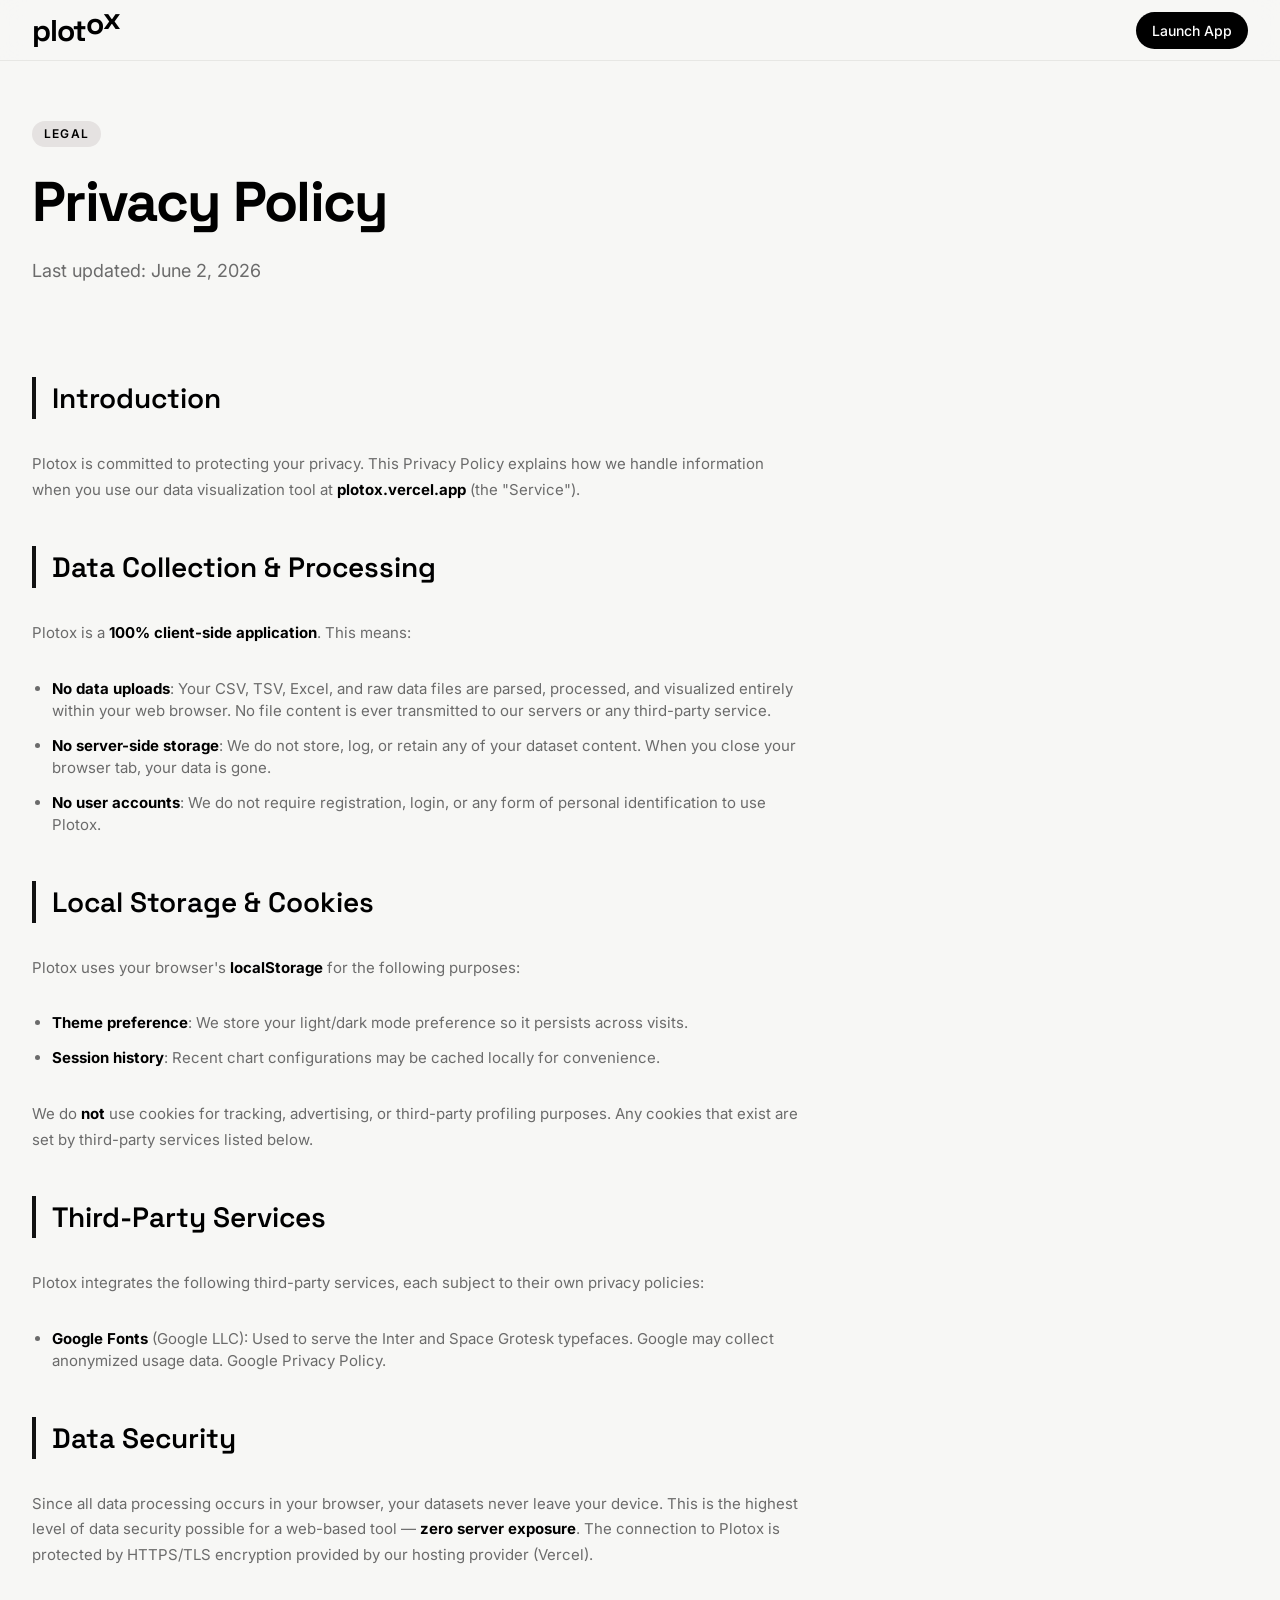
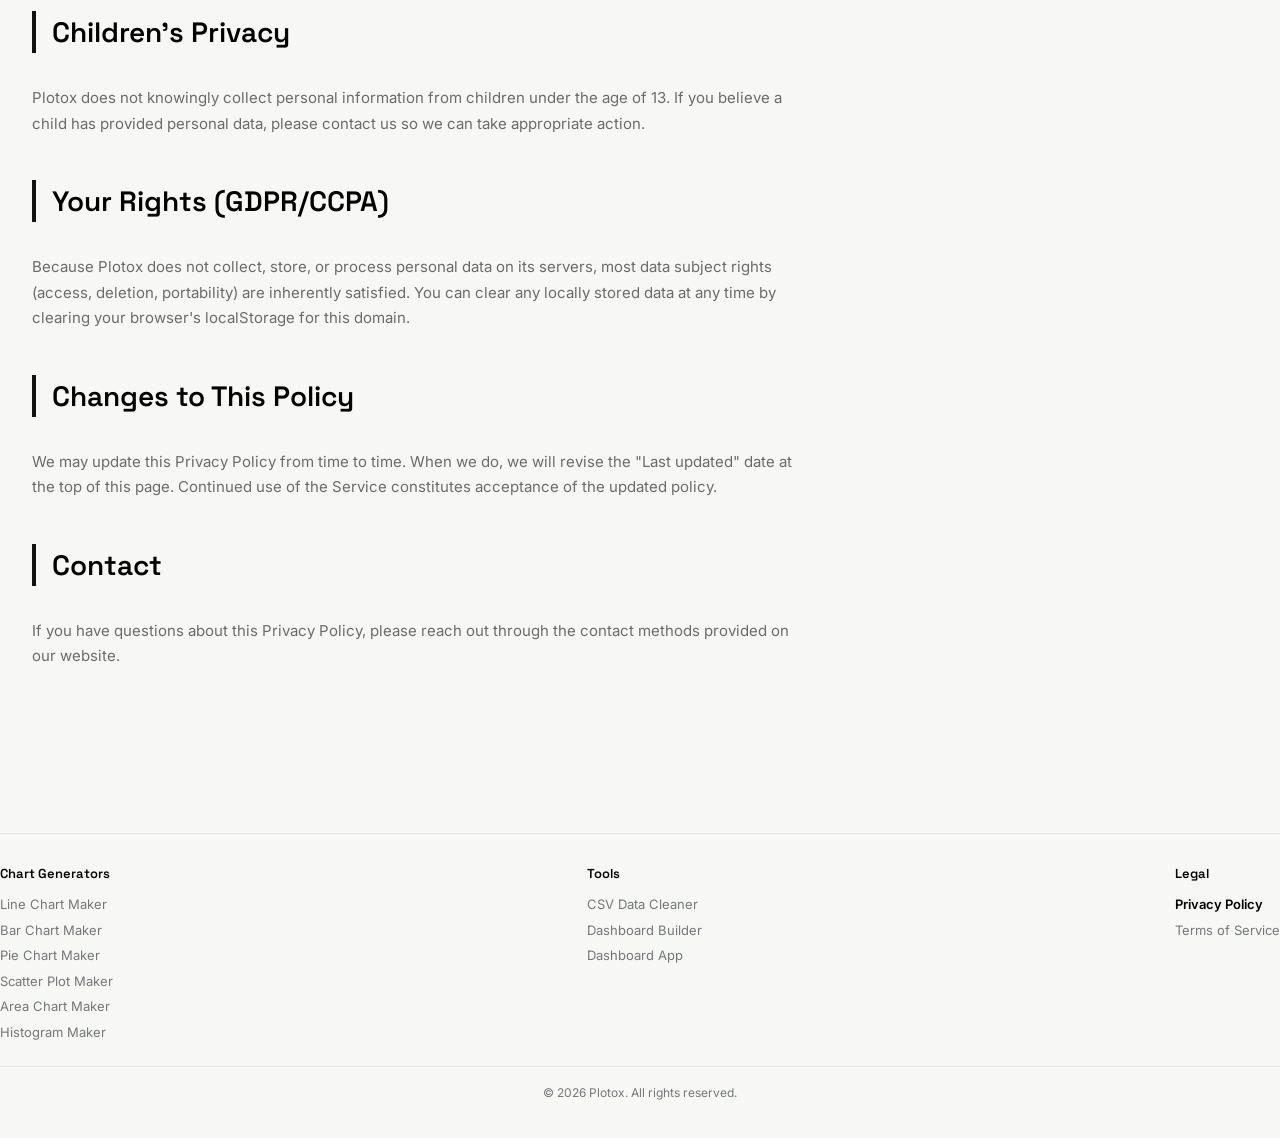
<file: privacy-policy.html>
<!DOCTYPE html>
<html lang="en"
  data-seo-title="Privacy Policy — Plotox Data Visualization Tool"
  data-seo-description="Read the Plotox privacy policy. Learn how we handle your data with 100% client-side processing. No data is ever sent to our servers."
  data-seo-slug="privacy-policy"
  data-seo-type="website"
  data-seo-breadcrumb="Home: | Privacy Policy:privacy-policy">

<head>
  <!-- Google tag (gtag.js) -->
  <script async src="https://www.googletagmanager.com/gtag/js?id=G-PCZMCKSTFG"></script>
  <script>
    window.dataLayer = window.dataLayer || [];
    function gtag(){dataLayer.push(arguments);}
    gtag('js', new Date());
    gtag('config', 'G-PCZMCKSTFG');
  </script>

  <meta charset="utf-8">
  <meta name="viewport" content="width=device-width, initial-scale=1.0">
  <title>Privacy Policy — Plotox Data Visualization Tool</title>
  <meta name="description"
    content="Read the Plotox privacy policy. Learn how we handle your data with 100% client-side processing. No data is ever sent to our servers.">
  <meta name="google-site-verification" content="xWNYXdNmpxJQD4cBENmnTXIVAGlsFKWFRoss8uYAMvs" />

  <!-- Static Canonical Tag -->
  <link rel="canonical" href="https://plotox.vercel.app/privacy-policy">

  <!-- Static Open Graph Tags -->
  <meta property="og:type" content="website">
  <meta property="og:site_name" content="Plotox">
  <meta property="og:title" content="Privacy Policy — Plotox Data Visualization Tool">
  <meta property="og:description" content="Read the Plotox privacy policy. Learn how we handle your data with 100% client-side processing. No data is ever sent to our servers.">
  <meta property="og:url" content="https://plotox.vercel.app/privacy-policy">
  <meta property="og:image" content="https://plotox.vercel.app/assets/images/og-image.png">
  <meta property="og:image:width" content="1200">
  <meta property="og:image:height" content="630">
  <meta property="og:locale" content="en_US">

  <!-- Static Twitter Card Tags -->
  <meta name="twitter:card" content="summary_large_image">
  <meta name="twitter:title" content="Privacy Policy — Plotox Data Visualization Tool">
  <meta name="twitter:description" content="Read the Plotox privacy policy. Learn how we handle your data with 100% client-side processing. No data is ever sent to our servers.">
  <meta name="twitter:image" content="https://plotox.vercel.app/assets/images/og-image.png">

  <!-- Favicon -->
  <link rel="icon" href="assets/favicon.ico">
  <link rel="apple-touch-icon" href="assets/favicon.ico">

  <!-- Google Fonts -->
  <link rel="preconnect" href="https://fonts.googleapis.com">
  <link rel="preconnect" href="https://fonts.gstatic.com" crossorigin>
  <link
    href="https://fonts.googleapis.com/css2?family=Inter:wght@400;500;600&family=Space+Grotesk:wght@400;500;600;700&display=swap"
    rel="stylesheet">
  <link href="https://fonts.googleapis.com/css2?family=Material+Symbols+Outlined:wght,FILL@100..700,0..1&display=swap"
    rel="stylesheet">

  <!-- Stylesheets -->
  <link rel="stylesheet" href="assets/css/design-system.css">
  <link rel="stylesheet" href="assets/css/components.css">
  <link rel="stylesheet" href="assets/css/seo-pages.css">
</head>

<body>

  <!-- ═══════════════════════════════════════════
       TOP NAVIGATION
  ════════════════════════════════════════════ -->
  <nav class="navbar">
    <div class="navbar-inner">
      <div class="nav-left">
        <a class="nav-logo" href="index.html">plot<span class="logo-rising-o">o</span><span
            class="logo-rising-x">x</span></a>
      </div>
      <div>
        <a class="nav-cta" href="app.html">Launch App</a>
      </div>
    </div>
  </nav>

  <!-- ═══════════════════════════════════════════
       PRIVACY POLICY CONTENT
  ════════════════════════════════════════════ -->
  <main class="seo-main container">

    <section class="seo-hero" style="text-align: left;">
      <div class="seo-hero-content" style="max-width: 100%;">
        <span class="section-badge">Legal</span>
        <h1 class="seo-hero-title">Privacy Policy</h1>
        <p class="seo-hero-desc">Last updated: June 2, 2026</p>
      </div>
    </section>

    <section class="seo-content-grid">
      <article class="seo-article" style="max-width: 800px;">

        <h2>Introduction</h2>
        <p>Plotox is committed to protecting your privacy. This Privacy Policy explains how we handle information when you use our data visualization tool at <strong>plotox.vercel.app</strong> (the "Service").</p>

        <h2>Data Collection & Processing</h2>
        <p>Plotox is a <strong>100% client-side application</strong>. This means:</p>
        <ul>
          <li><strong>No data uploads</strong>: Your CSV, TSV, Excel, and raw data files are parsed, processed, and visualized entirely within your web browser. No file content is ever transmitted to our servers or any third-party service.</li>
          <li><strong>No server-side storage</strong>: We do not store, log, or retain any of your dataset content. When you close your browser tab, your data is gone.</li>
          <li><strong>No user accounts</strong>: We do not require registration, login, or any form of personal identification to use Plotox.</li>
        </ul>

        <h2>Local Storage & Cookies</h2>
        <p>Plotox uses your browser's <strong>localStorage</strong> for the following purposes:</p>
        <ul>
          <li><strong>Theme preference</strong>: We store your light/dark mode preference so it persists across visits.</li>
          <li><strong>Session history</strong>: Recent chart configurations may be cached locally for convenience.</li>
        </ul>
        <p>We do <strong>not</strong> use cookies for tracking, advertising, or third-party profiling purposes. Any cookies that exist are set by third-party services listed below.</p>

        <h2>Third-Party Services</h2>
        <p>Plotox integrates the following third-party services, each subject to their own privacy policies:</p>
        <ul>
          <li><strong>Google Fonts</strong> (Google LLC): Used to serve the Inter and Space Grotesk typefaces. Google may collect anonymized usage data. <a href="https://policies.google.com/privacy" target="_blank" rel="noopener">Google Privacy Policy</a>.</li>
        </ul>

        <h2>Data Security</h2>
        <p>Since all data processing occurs in your browser, your datasets never leave your device. This is the highest level of data security possible for a web-based tool — <strong>zero server exposure</strong>. The connection to Plotox is protected by HTTPS/TLS encryption provided by our hosting provider (Vercel).</p>

        <h2>Children's Privacy</h2>
        <p>Plotox does not knowingly collect personal information from children under the age of 13. If you believe a child has provided personal data, please contact us so we can take appropriate action.</p>

        <h2>Your Rights (GDPR/CCPA)</h2>
        <p>Because Plotox does not collect, store, or process personal data on its servers, most data subject rights (access, deletion, portability) are inherently satisfied. You can clear any locally stored data at any time by clearing your browser's localStorage for this domain.</p>

        <h2>Changes to This Policy</h2>
        <p>We may update this Privacy Policy from time to time. When we do, we will revise the "Last updated" date at the top of this page. Continued use of the Service constitutes acceptance of the updated policy.</p>

        <h2>Contact</h2>
        <p>If you have questions about this Privacy Policy, please reach out through the contact methods provided on our website.</p>

      </article>
    </section>

  </main>

  <!-- ═══════════════════════════════════════════
       FOOTER
  ════════════════════════════════════════════ -->
  <footer class="footer">
    <div class="container" style="border-top: 1px solid var(--color-border); padding: 30px 0;">
      <div style="display: flex; flex-wrap: wrap; justify-content: space-between; gap: 32px; margin-bottom: 24px;">
        <div>
          <h4 style="font-size: 13px; font-weight: 600; color: var(--color-primary); margin-bottom: 12px;">Chart Generators</h4>
          <nav style="display: flex; flex-direction: column; gap: 6px; font-size: 13px;">
            <a href="line-chart.html" style="color: var(--color-outline); text-decoration: none;">Line Chart Maker</a>
            <a href="bar-chart.html" style="color: var(--color-outline); text-decoration: none;">Bar Chart Maker</a>
            <a href="pie-chart.html" style="color: var(--color-outline); text-decoration: none;">Pie Chart Maker</a>
            <a href="scatter-plot.html" style="color: var(--color-outline); text-decoration: none;">Scatter Plot Maker</a>
            <a href="area-chart.html" style="color: var(--color-outline); text-decoration: none;">Area Chart Maker</a>
            <a href="histogram.html" style="color: var(--color-outline); text-decoration: none;">Histogram Maker</a>
          </nav>
        </div>
        <div>
          <h4 style="font-size: 13px; font-weight: 600; color: var(--color-primary); margin-bottom: 12px;">Tools</h4>
          <nav style="display: flex; flex-direction: column; gap: 6px; font-size: 13px;">
            <a href="data-cleaner.html" style="color: var(--color-outline); text-decoration: none;">CSV Data Cleaner</a>
            <a href="dashboard.html" style="color: var(--color-outline); text-decoration: none;">Dashboard Builder</a>
            <a href="app.html" style="color: var(--color-outline); text-decoration: none;">Dashboard App</a>
          </nav>
        </div>
        <div>
          <h4 style="font-size: 13px; font-weight: 600; color: var(--color-primary); margin-bottom: 12px;">Legal</h4>
          <nav style="display: flex; flex-direction: column; gap: 6px; font-size: 13px;">
            <a href="privacy-policy.html" style="color: var(--color-primary); text-decoration: none; font-weight: 600;">Privacy Policy</a>
            <a href="terms-of-service.html" style="color: var(--color-outline); text-decoration: none;">Terms of Service</a>
          </nav>
        </div>
      </div>
      <div class="footer-bottom" style="padding-top: 16px; border-top: 1px solid var(--color-border);">
        <span style="font-size: 12px; color: var(--color-outline);">© 2026 Plotox. All rights reserved.</span>
      </div>
    </div>
  </footer>

  <!-- Scripts -->
  <script src="assets/js/theme.js"></script>
  <script src="assets/js/common.js"></script>
  <script src="assets/js/seo-head.js" defer></script>
  <script src="assets/js/analytics.js" defer></script>

</body>

</html>
</file>
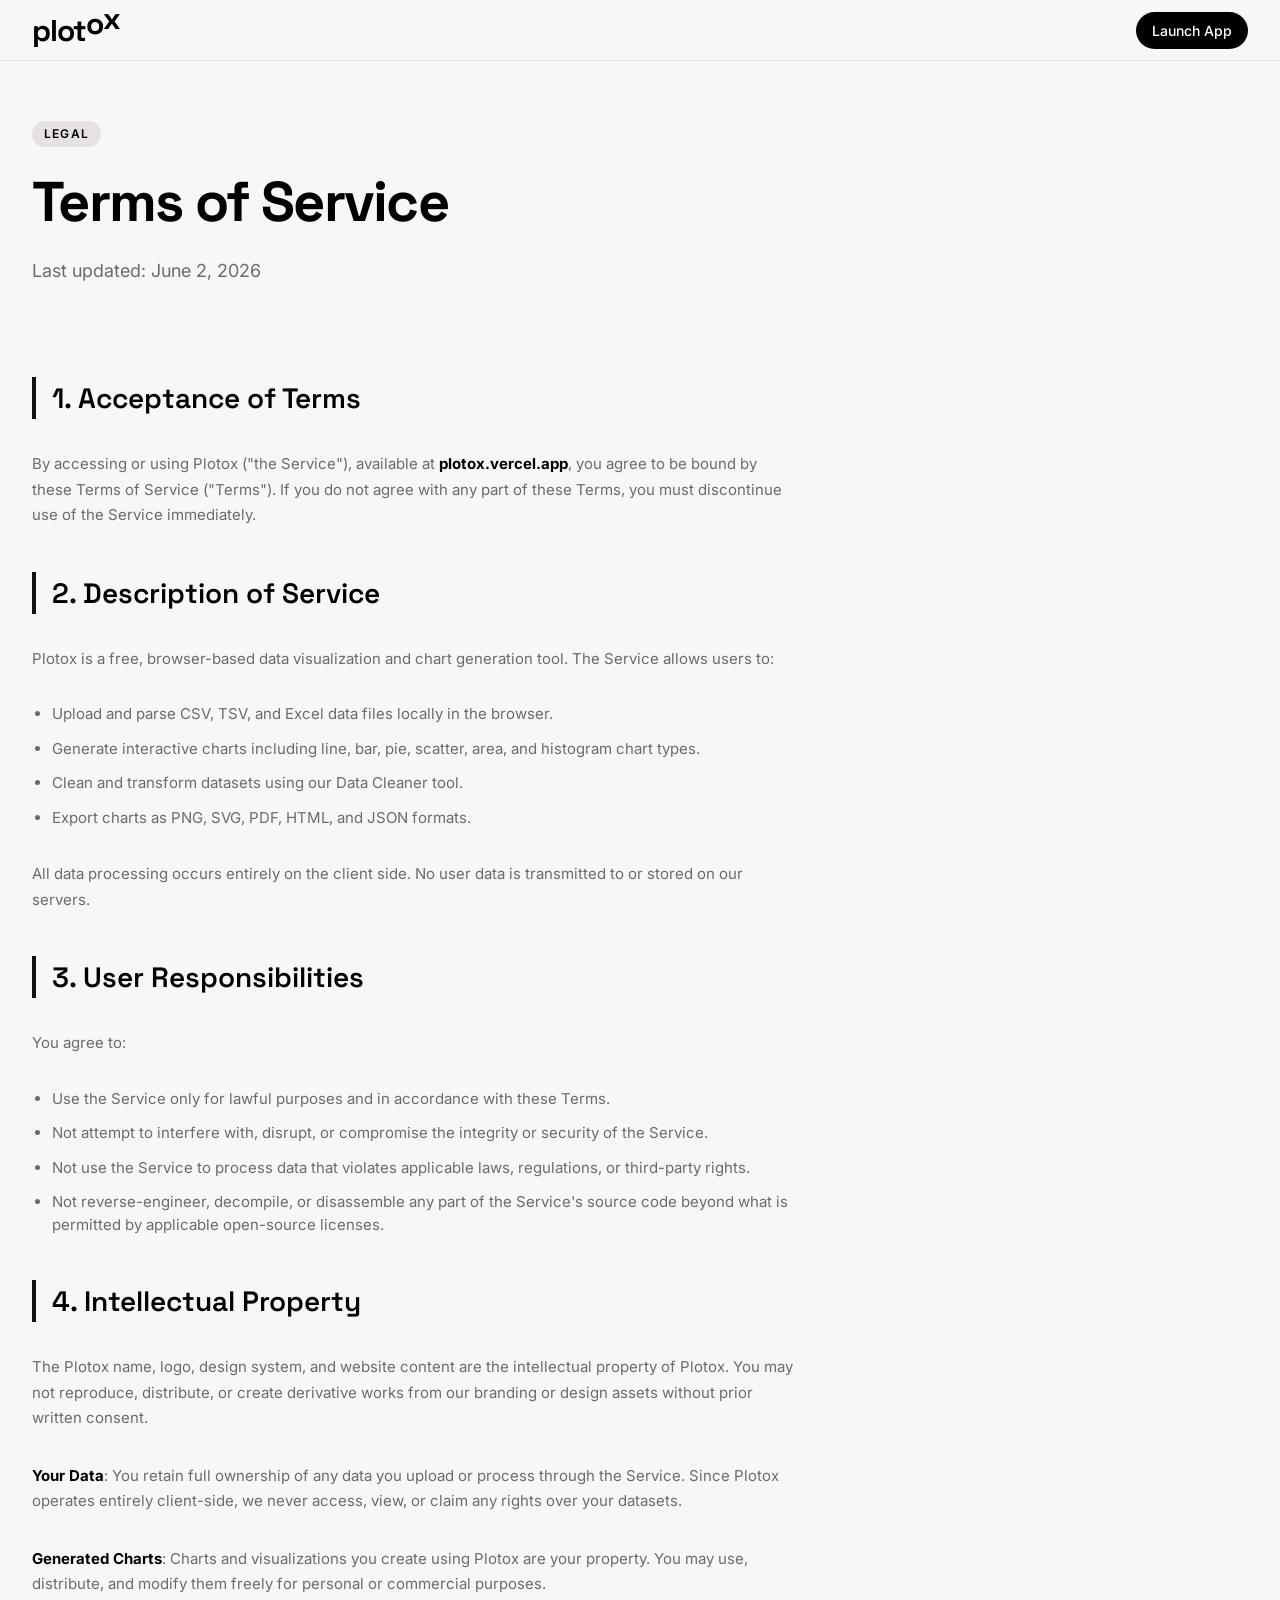
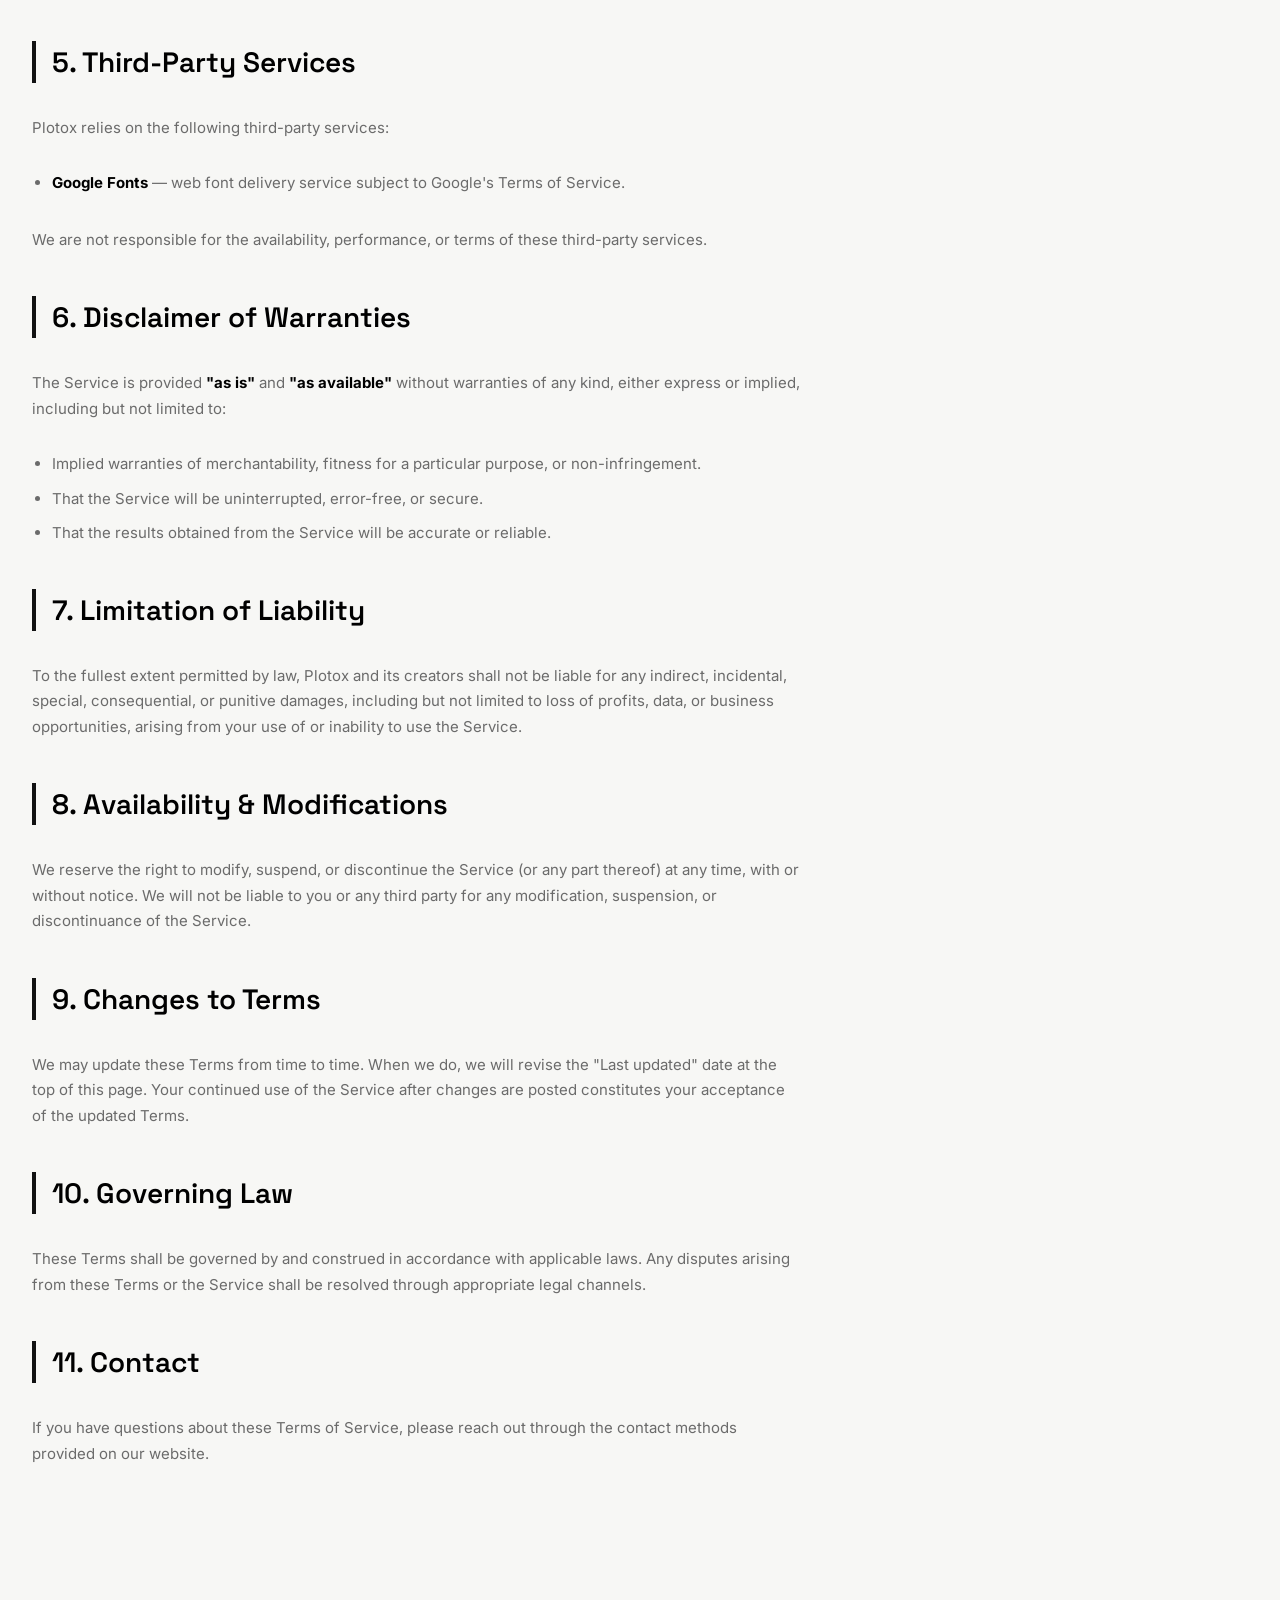
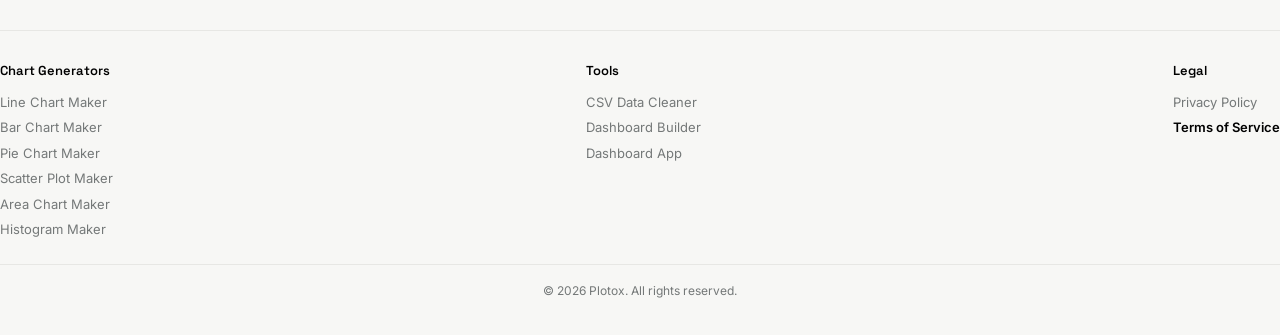
<file: terms-of-service.html>
<!DOCTYPE html>
<html lang="en"
  data-seo-title="Terms of Service — Plotox Data Visualization Tool"
  data-seo-description="Read the Plotox terms of service. Understand the usage terms for our free online chart generator and data visualization tool."
  data-seo-slug="terms-of-service"
  data-seo-type="website"
  data-seo-breadcrumb="Home: | Terms of Service:terms-of-service">

<head>
  <!-- Google tag (gtag.js) -->
  <script async src="https://www.googletagmanager.com/gtag/js?id=G-PCZMCKSTFG"></script>
  <script>
    window.dataLayer = window.dataLayer || [];
    function gtag(){dataLayer.push(arguments);}
    gtag('js', new Date());
    gtag('config', 'G-PCZMCKSTFG');
  </script>

  <meta charset="utf-8">
  <meta name="viewport" content="width=device-width, initial-scale=1.0">
  <title>Terms of Service — Plotox Data Visualization Tool</title>
  <meta name="description"
    content="Read the Plotox terms of service. Understand the usage terms for our free online chart generator and data visualization tool.">
  <meta name="google-site-verification" content="xWNYXdNmpxJQD4cBENmnTXIVAGlsFKWFRoss8uYAMvs" />

  <!-- Static Canonical Tag -->
  <link rel="canonical" href="https://plotox.vercel.app/terms-of-service">

  <!-- Static Open Graph Tags -->
  <meta property="og:type" content="website">
  <meta property="og:site_name" content="Plotox">
  <meta property="og:title" content="Terms of Service — Plotox Data Visualization Tool">
  <meta property="og:description" content="Read the Plotox terms of service. Understand the usage terms for our free online chart generator and data visualization tool.">
  <meta property="og:url" content="https://plotox.vercel.app/terms-of-service">
  <meta property="og:image" content="https://plotox.vercel.app/assets/images/og-image.png">
  <meta property="og:image:width" content="1200">
  <meta property="og:image:height" content="630">
  <meta property="og:locale" content="en_US">

  <!-- Static Twitter Card Tags -->
  <meta name="twitter:card" content="summary_large_image">
  <meta name="twitter:title" content="Terms of Service — Plotox Data Visualization Tool">
  <meta name="twitter:description" content="Read the Plotox terms of service. Understand the usage terms for our free online chart generator and data visualization tool.">
  <meta name="twitter:image" content="https://plotox.vercel.app/assets/images/og-image.png">

  <!-- Favicon -->
  <link rel="icon" href="assets/favicon.ico">
  <link rel="apple-touch-icon" href="assets/favicon.ico">

  <!-- Google Fonts -->
  <link rel="preconnect" href="https://fonts.googleapis.com">
  <link rel="preconnect" href="https://fonts.gstatic.com" crossorigin>
  <link
    href="https://fonts.googleapis.com/css2?family=Inter:wght@400;500;600&family=Space+Grotesk:wght@400;500;600;700&display=swap"
    rel="stylesheet">
  <link href="https://fonts.googleapis.com/css2?family=Material+Symbols+Outlined:wght,FILL@100..700,0..1&display=swap"
    rel="stylesheet">

  <!-- Stylesheets -->
  <link rel="stylesheet" href="assets/css/design-system.css">
  <link rel="stylesheet" href="assets/css/components.css">
  <link rel="stylesheet" href="assets/css/seo-pages.css">
</head>

<body>

  <!-- ═══════════════════════════════════════════
       TOP NAVIGATION
  ════════════════════════════════════════════ -->
  <nav class="navbar">
    <div class="navbar-inner">
      <div class="nav-left">
        <a class="nav-logo" href="index.html">plot<span class="logo-rising-o">o</span><span
            class="logo-rising-x">x</span></a>
      </div>
      <div>
        <a class="nav-cta" href="app.html">Launch App</a>
      </div>
    </div>
  </nav>

  <!-- ═══════════════════════════════════════════
       TERMS OF SERVICE CONTENT
  ════════════════════════════════════════════ -->
  <main class="seo-main container">

    <section class="seo-hero" style="text-align: left;">
      <div class="seo-hero-content" style="max-width: 100%;">
        <span class="section-badge">Legal</span>
        <h1 class="seo-hero-title">Terms of Service</h1>
        <p class="seo-hero-desc">Last updated: June 2, 2026</p>
      </div>
    </section>

    <section class="seo-content-grid">
      <article class="seo-article" style="max-width: 800px;">

        <h2>1. Acceptance of Terms</h2>
        <p>By accessing or using Plotox ("the Service"), available at <strong>plotox.vercel.app</strong>, you agree to be bound by these Terms of Service ("Terms"). If you do not agree with any part of these Terms, you must discontinue use of the Service immediately.</p>

        <h2>2. Description of Service</h2>
        <p>Plotox is a free, browser-based data visualization and chart generation tool. The Service allows users to:</p>
        <ul>
          <li>Upload and parse CSV, TSV, and Excel data files locally in the browser.</li>
          <li>Generate interactive charts including line, bar, pie, scatter, area, and histogram chart types.</li>
          <li>Clean and transform datasets using our Data Cleaner tool.</li>
          <li>Export charts as PNG, SVG, PDF, HTML, and JSON formats.</li>
        </ul>
        <p>All data processing occurs entirely on the client side. No user data is transmitted to or stored on our servers.</p>

        <h2>3. User Responsibilities</h2>
        <p>You agree to:</p>
        <ul>
          <li>Use the Service only for lawful purposes and in accordance with these Terms.</li>
          <li>Not attempt to interfere with, disrupt, or compromise the integrity or security of the Service.</li>
          <li>Not use the Service to process data that violates applicable laws, regulations, or third-party rights.</li>
          <li>Not reverse-engineer, decompile, or disassemble any part of the Service's source code beyond what is permitted by applicable open-source licenses.</li>
        </ul>

        <h2>4. Intellectual Property</h2>
        <p>The Plotox name, logo, design system, and website content are the intellectual property of Plotox. You may not reproduce, distribute, or create derivative works from our branding or design assets without prior written consent.</p>
        <p><strong>Your Data</strong>: You retain full ownership of any data you upload or process through the Service. Since Plotox operates entirely client-side, we never access, view, or claim any rights over your datasets.</p>
        <p><strong>Generated Charts</strong>: Charts and visualizations you create using Plotox are your property. You may use, distribute, and modify them freely for personal or commercial purposes.</p>

        <h2>5. Third-Party Services</h2>
        <p>Plotox relies on the following third-party services:</p>
        <ul>
          <li><strong>Google Fonts</strong> — web font delivery service subject to Google's Terms of Service.</li>
        </ul>
        <p>We are not responsible for the availability, performance, or terms of these third-party services.</p>

        <h2>6. Disclaimer of Warranties</h2>
        <p>The Service is provided <strong>"as is"</strong> and <strong>"as available"</strong> without warranties of any kind, either express or implied, including but not limited to:</p>
        <ul>
          <li>Implied warranties of merchantability, fitness for a particular purpose, or non-infringement.</li>
          <li>That the Service will be uninterrupted, error-free, or secure.</li>
          <li>That the results obtained from the Service will be accurate or reliable.</li>
        </ul>

        <h2>7. Limitation of Liability</h2>
        <p>To the fullest extent permitted by law, Plotox and its creators shall not be liable for any indirect, incidental, special, consequential, or punitive damages, including but not limited to loss of profits, data, or business opportunities, arising from your use of or inability to use the Service.</p>

        <h2>8. Availability & Modifications</h2>
        <p>We reserve the right to modify, suspend, or discontinue the Service (or any part thereof) at any time, with or without notice. We will not be liable to you or any third party for any modification, suspension, or discontinuance of the Service.</p>

        <h2>9. Changes to Terms</h2>
        <p>We may update these Terms from time to time. When we do, we will revise the "Last updated" date at the top of this page. Your continued use of the Service after changes are posted constitutes your acceptance of the updated Terms.</p>

        <h2>10. Governing Law</h2>
        <p>These Terms shall be governed by and construed in accordance with applicable laws. Any disputes arising from these Terms or the Service shall be resolved through appropriate legal channels.</p>

        <h2>11. Contact</h2>
        <p>If you have questions about these Terms of Service, please reach out through the contact methods provided on our website.</p>

      </article>
    </section>

  </main>

  <!-- ═══════════════════════════════════════════
       FOOTER
  ════════════════════════════════════════════ -->
  <footer class="footer">
    <div class="container" style="border-top: 1px solid var(--color-border); padding: 30px 0;">
      <div style="display: flex; flex-wrap: wrap; justify-content: space-between; gap: 32px; margin-bottom: 24px;">
        <div>
          <h4 style="font-size: 13px; font-weight: 600; color: var(--color-primary); margin-bottom: 12px;">Chart Generators</h4>
          <nav style="display: flex; flex-direction: column; gap: 6px; font-size: 13px;">
            <a href="line-chart.html" style="color: var(--color-outline); text-decoration: none;">Line Chart Maker</a>
            <a href="bar-chart.html" style="color: var(--color-outline); text-decoration: none;">Bar Chart Maker</a>
            <a href="pie-chart.html" style="color: var(--color-outline); text-decoration: none;">Pie Chart Maker</a>
            <a href="scatter-plot.html" style="color: var(--color-outline); text-decoration: none;">Scatter Plot Maker</a>
            <a href="area-chart.html" style="color: var(--color-outline); text-decoration: none;">Area Chart Maker</a>
            <a href="histogram.html" style="color: var(--color-outline); text-decoration: none;">Histogram Maker</a>
          </nav>
        </div>
        <div>
          <h4 style="font-size: 13px; font-weight: 600; color: var(--color-primary); margin-bottom: 12px;">Tools</h4>
          <nav style="display: flex; flex-direction: column; gap: 6px; font-size: 13px;">
            <a href="data-cleaner.html" style="color: var(--color-outline); text-decoration: none;">CSV Data Cleaner</a>
            <a href="dashboard.html" style="color: var(--color-outline); text-decoration: none;">Dashboard Builder</a>
            <a href="app.html" style="color: var(--color-outline); text-decoration: none;">Dashboard App</a>
          </nav>
        </div>
        <div>
          <h4 style="font-size: 13px; font-weight: 600; color: var(--color-primary); margin-bottom: 12px;">Legal</h4>
          <nav style="display: flex; flex-direction: column; gap: 6px; font-size: 13px;">
            <a href="privacy-policy.html" style="color: var(--color-outline); text-decoration: none;">Privacy Policy</a>
            <a href="terms-of-service.html" style="color: var(--color-primary); text-decoration: none; font-weight: 600;">Terms of Service</a>
          </nav>
        </div>
      </div>
      <div class="footer-bottom" style="padding-top: 16px; border-top: 1px solid var(--color-border);">
        <span style="font-size: 12px; color: var(--color-outline);">© 2026 Plotox. All rights reserved.</span>
      </div>
    </div>
  </footer>

  <!-- Scripts -->
  <script src="assets/js/theme.js"></script>
  <script src="assets/js/common.js"></script>
  <script src="assets/js/seo-head.js" defer></script>
  <script src="assets/js/analytics.js" defer></script>

</body>

</html>
</file>
<file: assets/css/design-system.css>
:root {
  /* --- Colors (Light Mode - Warm Neutral) --- */
  --color-bg:              #F7F7F5;
  --color-surface:         #FDF8F8;
  --color-surface-low:     #F7F3F2;
  --color-surface-variant: #E5E2E1;
  --color-panel:           #F3F2EF;
  --color-card:            #FCFCFB;
  --color-border:          #E7E7E4;
  --color-primary:         #000000;
  --color-on-primary:      #ffffff;
  --color-secondary-text:  #6B6B6B;
  --color-outline:         #747878;
  --color-error:           #ba1a1a;
  
  /* --- Brand Accents --- */
  --color-emerald:         #10b981;
  --color-indigo:          #121212;
  --color-orange:          #ea580c;
  --color-pink:            #ec4899;
  --color-purple:          #8b5cf6;
  --color-blue:            #3b82f6;

  /* --- Typography --- */
  --font-main: 'Inter', sans-serif;
  --font-heading: 'Space Grotesk', sans-serif;

  --fs-h1: 84px;
  --lh-h1: 1.05;
  --ls-h1: -0.04em;

  --fs-h2: 64px;
  --lh-h2: 1.1;
  --ls-h2: -0.03em;

  --fs-h3: 32px;
  --lh-h3: 1.2;
  --ls-h3: -0.02em;

  --fs-body-lg: 18px;
  --lh-body-lg: 1.6;
  --ls-body-lg: -0.01em;

  --fs-body-md: 16px;
  --lh-body-md: 1.5;

  --fs-label-caps: 12px;
  --ls-label-caps: 0.1em;

  /* --- Layout & Spacing --- */
  --max-width: 1280px;
  --container-px: 32px;
  --section-gap: 140px;
  --section-gap-lg: 180px;

  /* --- Radii --- */
  --radius-sm:   4px;
  --radius-md:   8px;
  --radius-lg:   12px;
  --radius-xl:   16px;
  --radius-2xl:  24px;
  --radius-3xl:  28px;
  --radius-full: 9999px;
  
  /* --- Transitions --- */
  --transition-fast: 0.2s ease;
  --transition-normal: 0.3s ease;
  --transition-slow: 0.45s ease;
}

/* --- Warm Dark Mode Overrides --- */
html.dark {
  --color-bg:              #121212;
  --color-surface:         #121212;
  --color-surface-low:     #121212;
  --color-surface-variant: rgba(255, 255, 255, 0.15);
  --color-panel:           #121212;
  --color-card:            #121212;
  --color-border:          rgba(255, 255, 255, 0.15);
  --color-primary:         #FFFFFF;
  --color-on-primary:      #121212;
  --color-secondary-text:  #FFFFFF;
  --color-outline:         #FFFFFF;
  --color-error:           #FFFFFF;

  /* Accent overrides to ensure the app components only use #121212 and #FFFFFF in dark mode */
  --color-emerald:         #FFFFFF;
  --color-indigo:          #FFFFFF;
  --color-orange:          #FFFFFF;
  --color-pink:            #FFFFFF;
  --color-purple:          #FFFFFF;
  --color-blue:            #FFFFFF;
}

/* ---------- Reset & Base ---------- */
*, *::before, *::after {
  box-sizing: border-box;
  margin: 0;
  padding: 0;
  -webkit-tap-highlight-color: transparent;
}

/* Disable text selection globally */
*, *::before, *::after {
  -webkit-user-select: none;
  -moz-user-select: none;
  -ms-user-select: none;
  user-select: none;
}

/* Allow text selection only in editable form elements */
input, textarea, select, [contenteditable] {
  -webkit-user-select: text;
  -moz-user-select: text;
  -ms-user-select: text;
  user-select: text;
}


html, body {
  font-family: var(--font-main);
  font-size: var(--fs-body-md);
  line-height: var(--lh-body-md);
  color: var(--color-primary);
  background-color: var(--color-bg);
  min-height: 100vh;
  display: flex;
  flex-direction: column;
  overflow-x: hidden;
  -webkit-font-smoothing: antialiased;
  transition: background-color var(--transition-normal), color var(--transition-normal);
}

h1, h2, h3, h4, h5, h6,
.hero-title, .section-heading, .nav-logo, .footer-logo, .widget-label-main {
  font-family: var(--font-heading);
}

a { 
  text-decoration: none; 
  color: inherit; 
}

button { 
  font-family: var(--font-main); 
  cursor: pointer; 
  border: none; 
  background: none; 
  color: inherit;
}

img { 
  display: block; 
  max-width: 100%; 
}

/* ---------- Material Icons ---------- */
.material-symbols-outlined {
  font-variation-settings: 'FILL' 0, 'wght' 400, 'GRAD' 0, 'opsz' 24;
  vertical-align: middle;
}
.material-symbols-outlined.fill {
  font-variation-settings: 'FILL' 1, 'wght' 400, 'GRAD' 0, 'opsz' 24;
}

/* ---------- Utility ---------- */
.container {
  max-width: var(--max-width);
  margin-left: auto;
  margin-right: auto;
  padding-left: var(--container-px);
  padding-right: var(--container-px);
}

.text-secondary { 
  color: var(--color-secondary-text); 
}

@media (max-width: 767px) {
  :root {
    --container-px: 16px;
  }
}
</file>
<file: assets/css/components.css>
/* ---------- BUTTONS ---------- */
.btn-primary {
  display: inline-flex;
  align-items: center;
  justify-content: center;
  background-color: var(--color-primary);
  color: var(--color-on-primary);
  padding: 12px 24px;
  border-radius: var(--radius-full);
  font-size: var(--fs-body-md);
  font-weight: 500;
  border: 1px solid var(--color-primary);
  transition: opacity var(--transition-fast), transform var(--transition-fast);
}

.btn-primary:hover {
  opacity: 0.85;
}

.btn-primary:active {
  transform: scale(0.98);
}

.btn-outline {
  display: inline-flex;
  align-items: center;
  justify-content: center;
  background: transparent;
  color: var(--color-primary);
  border: 1px solid var(--color-outline);
  padding: 12px 24px;
  border-radius: var(--radius-full);
  font-size: var(--fs-body-md);
  font-weight: 500;
  transition: background-color var(--transition-fast), border-color var(--transition-fast), transform var(--transition-fast);
}

.btn-outline:hover {
  background-color: var(--color-surface-variant);
  border-color: var(--color-primary);
}

.btn-outline:active {
  transform: scale(0.98);
}

/* ---------- BADGES ---------- */
.section-badge {
  display: inline-flex;
  align-self: flex-start;
  align-items: center;
  font-size: var(--fs-label-caps);
  font-weight: 600;
  letter-spacing: var(--ls-label-caps);
  text-transform: uppercase;
  background-color: var(--color-surface-variant);
  color: var(--color-primary);
  padding: 4px 12px;
  border-radius: var(--radius-full);
  transition: background-color var(--transition-normal);
}

.section-header {
  display: flex;
  align-items: center;
  gap: 16px;
  margin-bottom: 32px;
}

.section-header-line {
  flex-grow: 1;
  height: 1px;
  background-color: var(--color-border);
  opacity: 0.5;
}

/* ---------- NAVIGATION ---------- */
.navbar {
  position: relative;
  width: 100%;
  z-index: 50;
  border-bottom: 1px solid var(--color-border);
  background-color: rgba(247, 247, 245, 0.80);
  backdrop-filter: blur(12px);
  -webkit-backdrop-filter: blur(12px);
}

html.dark .navbar {
  background-color: rgba(14, 14, 13, 0.80);
  border-bottom: 1px solid var(--color-border);
}

.navbar-inner {
  max-width: var(--max-width);
  margin: auto;
  padding: 0 var(--container-px);
  display: flex;
  justify-content: space-between;
  align-items: center;
  height: 60px;
}

.nav-left {
  display: flex;
  align-items: center;
  gap: 48px;
}

.nav-logo {
  font-size: 30px;
  font-weight: 700;
  letter-spacing: -0.04em;
  color: var(--color-primary);
}

.nav-links {
  display: none;
  align-items: center;
  gap: 24px;
}

.nav-links a {
  font-size: 14px;
  font-weight: 500;
  letter-spacing: -0.01em;
  color: var(--color-secondary-text);
  transition: color var(--transition-fast);
}

.nav-links a:hover,
.nav-links a.active {
  color: var(--color-primary);
}

@media (min-width: 768px) {
  .nav-links {
    display: flex;
  }
}

.nav-cta {
  display: inline-flex;
  background-color: var(--color-primary);
  color: var(--color-on-primary);
  padding: 8px 16px;
  border-radius: var(--radius-full);
  font-size: 14px;
  font-weight: 500;
  transition: opacity var(--transition-fast);
}

.nav-cta:hover {
  opacity: 0.85;
}

/* Theme toggle btn in nav */
.theme-toggle-btn {
  background: none;
  border: none;
  cursor: pointer;
  display: inline-flex;
  align-items: center;
  justify-content: center;
  width: 36px;
  height: 36px;
  border-radius: 50%;
  color: var(--color-secondary-text);
  transition: color var(--transition-fast), background-color var(--transition-fast);
}

.theme-toggle-btn:hover {
  color: var(--color-primary);
  background-color: var(--color-surface-variant);
}

/* ---------- SHOWCASE CARD ---------- */
.showcase-card {
  position: relative;
  z-index: 10;
  width: 100%;
  background: var(--color-surface);
  border: 1px solid var(--color-border);
  border-radius: 20px;
  box-shadow: 0 32px 80px -16px rgba(0, 0, 0, 0.15), 0 8px 24px -8px rgba(0, 0, 0, 0.08);
  overflow: hidden;
  display: flex;
  flex-direction: column;
  transition: background-color var(--transition-normal), border-color var(--transition-normal);
}

.showcase-tabs-wrapper {
  padding: 14px 20px;
  display: flex;
  justify-content: center;
  background: var(--color-surface);
  border-bottom: 1px solid var(--color-border);
  transition: background-color var(--transition-normal), border-bottom-color var(--transition-normal);
}

.panel-tab-group {
  display: flex;
  background-color: var(--color-surface-low);
  border: 1px solid var(--color-border);
  padding: 4px;
  border-radius: var(--radius-full);
  gap: 2px;
  transition: background-color var(--transition-normal), border-color var(--transition-normal);
}

.panel-tab {
  padding: 7px 18px;
  border-radius: var(--radius-full);
  font-size: 13.5px;
  font-weight: 500;
  color: var(--color-secondary-text);
  transition: all var(--transition-fast) ease;
  cursor: pointer;
  border: none;
  background: none;
  display: inline-flex;
  align-items: center;
  justify-content: center;
  gap: 6px;
  font-family: var(--font-main);
}

.tab-icon {
  font-size: 17px !important;
  transition: transform var(--transition-fast) ease;
}

.panel-tab.active {
  background-color: var(--color-surface);
  color: var(--color-primary);
  box-shadow: 0 1px 4px rgba(0, 0, 0, 0.08), 0 0 0 0.5px rgba(0, 0, 0, 0.04);
}

.panel-tab.active .tab-icon {
  transform: scale(1.12);
}

.panel-tab:hover:not(.active) {
  color: var(--color-primary);
  background: rgba(0, 0, 0, 0.02);
}

.panel-tab:hover:not(.active) .tab-icon {
  transform: translateY(-2px);
}

html.dark .panel-tab:hover:not(.active) {
  background: rgba(255, 255, 255, 0.02);
}

.showcase-content {
  position: relative;
  height: 480px;
  width: 100%;
  background: var(--color-surface);
  flex-grow: 1;
  transition: background-color var(--transition-normal);
}

.showcase-panel {
  position: absolute;
  inset: 0;
  height: 100%;
  overflow-y: auto;
  padding: 24px 28px 28px;
  opacity: 0;
  visibility: hidden;
  transform: translateY(12px) scale(0.99);
  transition: opacity var(--transition-slow) ease,
    visibility var(--transition-slow) ease,
    transform var(--transition-slow) ease;
  display: flex;
  flex-direction: column;
  align-items: stretch;
  justify-content: flex-start;
  background: var(--color-surface);
}

.showcase-panel.active {
  position: relative;
  opacity: 1;
  visibility: visible;
  transform: translateY(0) scale(1);
  z-index: 2;
}

.showcase-panel::-webkit-scrollbar {
  width: 6px;
}

.showcase-panel::-webkit-scrollbar-track {
  background: transparent;
}

.showcase-panel::-webkit-scrollbar-thumb {
  background: var(--color-border);
  border-radius: 4px;
}

.showcase-panel::-webkit-scrollbar-thumb:hover {
  background: var(--color-text-muted);
}

/* ---------- FOOTER ---------- */
.footer {
  width: 100%;
  border-top: none;
  margin-top: 0;
  padding: 20px 0 0;
  background: transparent;
  transition: border-color var(--transition-normal);
}

.footer-inner {
  display: grid;
  grid-template-columns: repeat(3, 1fr);
  gap: 48px;
  align-items: start;
  justify-items: center; /* Centering the columns horizontally */
  padding-bottom: 40px;
  border-top: 1px solid var(--color-border);
  padding-top: 40px;
}

/* Link columns */
.footer-col {
  display: flex;
  flex-direction: column;
  align-items: flex-start; /* Align contents cleanly to the left */
  text-align: left;
  gap: 16px;
}

.footer-col-heading {
  font-size: var(--fs-label-caps);
  font-weight: 600;
  letter-spacing: var(--ls-label-caps);
  text-transform: uppercase;
  color: var(--color-primary);
  font-family: var(--font-main);
}

.footer-col-links {
  list-style: none;
  display: flex;
  flex-direction: column;
  align-items: flex-start; /* Align links cleanly to the left */
  gap: 10px;
}

.footer-col-links a {
  font-size: 14px;
  color: var(--color-secondary-text);
  transition: color var(--transition-fast);
  line-height: 1.4;
}

.footer-col-links a:hover {
  color: var(--color-primary);
}

/* Bottom copyright bar */
.footer-bottom {
  padding: 5px 0;
  font-size: 13px;
  color: var(--color-outline);
  transition: border-color var(--transition-normal);
  text-align: center;
}

/* ── Footer Responsive ─────────────────── */

@media (max-width: 1023px) {
  .footer-inner {
    gap: 32px 24px;
    padding-top: 36px;
    padding-bottom: 36px;
  }
}

@media (max-width: 767px) {
  .footer {
    padding-top: 12px;
  }

  .footer-inner {
    gap: 24px 16px;
    padding-top: 28px;
    padding-bottom: 28px;
  }

  .footer-col-heading {
    font-size: 11px;
  }

  .footer-col-links a {
    font-size: 13px;
  }

  .footer-col-links {
    gap: 8px;
  }
}

@media (max-width: 480px) {
  .footer-inner {
    gap: 20px 12px;
    padding-top: 24px;
    padding-bottom: 24px;
  }

  .footer-col-heading {
    font-size: 10px;
    letter-spacing: 0.06em;
  }

  .footer-col-links a {
    font-size: 12px;
  }

  .footer-col-links {
    gap: 7px;
  }

  .footer-col {
    gap: 12px;
  }

  .footer-bottom {
    padding: 16px 0;
    font-size: 12px;
  }
}

@media (max-width: 767px) {
  .showcase-panel {
    padding: 16px 12px 20px;
  }

  .showcase-tabs-wrapper {
    padding: 11px 15px;
  }

  .panel-tab {
    padding: 8px 12px;
    font-size: 12px;
    gap: 0;
  }

  .panel-tab .tab-text {
    display: none;
  }

  .panel-tab .tab-icon {
    font-size: 16px !important;
  }

  .chart-display {
    padding: 8px;
  }
}

/* ═══════════════════════════════════════════
   UNIFIED PILL-SHAPED BUTTONS OVERRIDE
   ═══════════════════════════════════════════ */
button:not(.data-tab),
.btn-primary,
.btn-outline,
.nav-cta,
.sidebar-new-btn,
.topbar-new-btn,
.sidebar-menu-item,
.toolbar-btn,
.edit-data-btn,
.clear-data-btn,
.generate-btn,
.step-btn,
.edm-tool-btn,
.edm-btn,
.history-btn,
.demo-btn-action,
.gallery-link,
.selector-pill,
.sidebar-history-btn {
  border-radius: 50px !important;
}

/* Topbar New Visual Button Style */
.topbar-new-btn {
  display: inline-flex;
  align-items: center;
  justify-content: center;
  gap: 6px;
  padding: 6px 14px;
  height: 34px;
  background-color: var(--color-primary);
  color: var(--color-on-primary);
  font-size: 12px;
  font-weight: 600;
  font-family: var(--font-main);
  text-decoration: none;
  transition: opacity var(--transition-fast);
  border: none;
  cursor: pointer;
  white-space: nowrap;
  box-sizing: border-box;
}

.topbar-new-btn:hover {
  opacity: 0.85;
}

.topbar-new-btn .material-symbols-outlined {
  font-size: 16px !important;
}

/* ---------- BRAND LOGO STYLING ---------- */
.nav-logo,
.topbar-logo,
.footer-logo,
.sidebar-logo {
  display: inline-flex !important;
  align-items: baseline !important;
}

.logo-rising-o {
  display: inline-block !important;
  transform: translateY(-0.22em) !important;
  font-size: 1em !important;
  font-weight: inherit !important;
}

.logo-rising-x {
  display: inline-block !important;
  transform: translateY(-0.40em) !important;
  font-size: 1em !important;
  font-weight: inherit !important;
}

/* ═══════════════════════════════════════════
   NEW CHART SELECTION MODAL (Premium Grid)
   ═══════════════════════════════════════════ */
.new-chart-overlay {
  position: fixed;
  inset: 0;
  z-index: 10000;
  display: flex;
  align-items: center;
  justify-content: center;
  background-color: rgba(0, 0, 0, 0.4);
  backdrop-filter: blur(12px);
  -webkit-backdrop-filter: blur(12px);
  opacity: 0;
  pointer-events: none;
  transition: opacity var(--transition-normal);
  padding: 20px;
}

.new-chart-overlay.open {
  opacity: 1;
  pointer-events: all;
}

.new-chart-modal {
  width: 100%;
  max-width: 900px;
  background-color: var(--color-surface);
  border: 1px solid var(--color-border);
  border-radius: var(--radius-xl);
  box-shadow: 0 32px 80px -16px rgba(0, 0, 0, 0.3);
  overflow: hidden;
  display: flex;
  flex-direction: column;
  transform: scale(0.95) translateY(10px);
  transition: transform var(--transition-normal);
}

.new-chart-overlay.open .new-chart-modal {
  transform: scale(1) translateY(0);
}

/* Modal Header */
.ncm-header {
  display: flex;
  align-items: center;
  justify-content: space-between;
  padding: 20px 24px;
  border-bottom: 1px solid var(--color-border);
}

.ncm-header-left {
  display: flex;
  align-items: center;
  gap: 12px;
}

.ncm-header-icon {
  font-size: 24px;
  color: var(--color-primary);
}

.ncm-title {
  font-family: var(--font-heading);
  font-size: 20px;
  font-weight: 700;
  letter-spacing: -0.02em;
  color: var(--color-primary);
}

.ncm-close-btn {
  display: flex;
  align-items: center;
  justify-content: center;
  width: 32px;
  height: 32px;
  border-radius: 50% !important;
  color: var(--color-secondary-text);
  transition: background-color var(--transition-fast), color var(--transition-fast);
}

.ncm-close-btn:hover {
  background-color: var(--color-surface-low);
  color: var(--color-primary);
}

/* Content Area */
.ncm-content {
  padding: 24px;
  overflow-y: auto;
  max-height: calc(90vh - 120px);
}

.ncm-subtitle {
  font-size: 14px;
  color: var(--color-secondary-text);
  margin-bottom: 24px;
  line-height: 1.5;
}

/* Chart Type Premium Grid */
.ncm-grid {
  display: grid;
  grid-template-columns: repeat(2, 1fr);
  gap: 16px;
}

.ncm-card {
  display: flex;
  gap: 16px;
  padding: 16px;
  border: 1.5px solid var(--color-border);
  border-radius: var(--radius-lg);
  cursor: pointer;
  background-color: var(--color-surface-low);
  transition: border-color var(--transition-fast), background-color var(--transition-fast), transform var(--transition-fast);
}

.ncm-card:hover {
  border-color: var(--color-primary);
  background-color: var(--color-surface);
}

.ncm-card-icon-box {
  display: flex;
  align-items: center;
  justify-content: center;
  width: 44px;
  height: 44px;
  border-radius: var(--radius-md) !important;
  flex-shrink: 0;
}

.ncm-card-icon-box.blue {
  background-color: rgba(59, 130, 246, 0.1);
  color: #3b82f6;
}

.ncm-card-icon-box.purple {
  background-color: rgba(139, 92, 246, 0.1);
  color: #8b5cf6;
}

.ncm-card-icon-box.orange {
  background-color: rgba(234, 88, 12, 0.1);
  color: #ea580c;
}

.ncm-card-icon-box.emerald {
  background-color: rgba(16, 185, 129, 0.1);
  color: #10b981;
}

.ncm-card-icon-box.pink {
  background-color: rgba(236, 72, 153, 0.1);
  color: #ec4899;
}

.ncm-card-icon-box.red {
  background-color: rgba(186, 26, 26, 0.1);
  color: #ba1a1a;
}

html.dark .ncm-card-icon-box {
  background-color: rgba(255, 255, 255, 0.05) !important;
  color: var(--color-primary) !important;
}

.ncm-card-icon-box span {
  font-size: 24px;
}

.ncm-card-text {
  display: flex;
  flex-direction: column;
  gap: 4px;
}

.ncm-card-title {
  font-family: var(--font-heading);
  font-size: 15px;
  font-weight: 600;
  color: var(--color-primary);
}

.ncm-card-desc {
  font-size: 12px;
  color: var(--color-secondary-text);
  line-height: 1.4;
}

/* Responsive Grid styling */
@media (max-width: 768px) {
  .ncm-grid {
    grid-template-columns: 1fr;
    gap: 12px;
  }

  .new-chart-modal {
    max-height: 90vh;
  }
}
</file>
<file: assets/css/seo-pages.css>
/* --- Main Layout --- */
.seo-main {
  flex-grow: 1;
  padding-top: 60px;
  padding-bottom: 64px;
}

/* --- Hero Showcase Section --- */
.seo-hero {
  display: grid;
  grid-template-columns: 1fr;
  gap: 48px;
  align-items: center;
  margin-bottom: 80px;
}

@media (min-width: 1024px) {
  .seo-hero {
    grid-template-columns: 1fr 1.2fr;
  }
}

.seo-hero-content {
  display: flex;
  flex-direction: column;
  gap: 24px;
}

.seo-hero-title {
  font-family: var(--font-heading);
  font-size: clamp(36px, 5vw, 56px);
  font-weight: 700;
  line-height: 1.1;
  letter-spacing: -0.03em;
  color: var(--color-primary);
}

.seo-hero-desc {
  font-size: var(--fs-body-lg);
  line-height: var(--lh-body-lg);
  color: var(--color-secondary-text);
}

/* --- Interactive Live Demo Box --- */
.seo-demo-box {
  background-color: var(--color-surface);
  border: 1px solid var(--color-border);
  border-radius: 20px;
  padding: 20px;
  box-shadow: 0 20px 40px rgba(0,0,0,0.03);
  display: flex;
  flex-direction: column;
  gap: 16px;
  transition: background-color var(--transition-normal), border-color var(--transition-normal);
}

.seo-chart-container {
  width: 100%;
  height: 320px;
  border-radius: var(--radius-lg);
  border: 1px solid var(--color-border);
  background-color: var(--color-surface);
  overflow: hidden;
  transition: background-color var(--transition-normal), border-color var(--transition-normal);
}

.seo-demo-controls {
  display: none !important;
}

.demo-checkbox-group {
  display: flex;
  align-items: center;
  gap: 8px;
  font-size: 12px;
  font-weight: 500;
  cursor: pointer;
}

.demo-btn-action {
  display: inline-flex;
  align-items: center;
  gap: 6px;
  font-size: 11px;
  font-weight: 600;
  padding: 6px 12px;
  border-radius: var(--radius-full);
  background-color: var(--color-surface);
  border: 1px solid var(--color-border);
  transition: all var(--transition-fast);
}
.demo-btn-action:hover {
  background-color: var(--color-surface-variant);
}

/* --- Deep-Dive Content Layout --- */
.seo-content-grid {
  display: grid;
  grid-template-columns: 1fr;
  gap: 64px;
  margin-bottom: 80px;
}

@media (min-width: 1024px) {
  .seo-content-grid {
    grid-template-columns: 2fr 1fr;
  }
}

.seo-article {
  display: flex;
  flex-direction: column;
  gap: 32px;
}

.seo-article h2 {
  font-family: var(--font-heading);
  font-size: 28px;
  font-weight: 600;
  color: var(--color-primary);
  margin-top: 12px;
  border-left: 4px solid var(--color-indigo);
  padding-left: 16px;
}

.seo-article p {
  font-size: 15px;
  line-height: 1.7;
  color: var(--color-secondary-text);
}

.seo-article ul {
  padding-left: 20px;
  display: flex;
  flex-direction: column;
  gap: 12px;
}

.seo-article li {
  font-size: 15px;
  color: var(--color-secondary-text);
  line-height: 1.5;
}

.seo-article strong {
  color: var(--color-primary);
}

/* --- Sidebar Navigation --- */
.seo-sidebar {
  display: flex;
  flex-direction: column;
  gap: 32px;
}

.seo-sidebar-widget {
  background-color: var(--color-surface);
  border: 1px solid var(--color-border);
  border-radius: var(--radius-xl);
  padding: 24px;
  display: flex;
  flex-direction: column;
  gap: 16px;
}

.widget-title {
  font-family: var(--font-heading);
  font-size: 16px;
  font-weight: 600;
  color: var(--color-primary);
}

.gallery-grid {
  display: flex;
  flex-direction: column;
  gap: 8px;
}

.gallery-link {
  display: inline-flex;
  align-items: center;
  gap: 8px;
  font-size: 13px;
  font-weight: 500;
  padding: 8px 12px;
  border-radius: var(--radius-md);
  transition: all var(--transition-fast);
  color: var(--color-secondary-text);
}
.gallery-link:hover {
  background-color: var(--color-surface-low);
  color: var(--color-primary);
}
.gallery-link.active {
  background-color: rgba(99, 102, 241, 0.06);
  color: var(--color-indigo);
}
.gallery-link .material-symbols-outlined {
  font-size: 16px !important;
}

/* --- CTA Block --- */
.seo-cta-section {
  text-align: center;
  background: linear-gradient(135deg, rgba(99, 102, 241, 0.05), rgba(16, 185, 129, 0.05));
  border: 1px solid var(--color-border);
  border-radius: var(--radius-2xl);
  padding: 60px 32px;
  display: flex;
  flex-direction: column;
  align-items: center;
  gap: 24px;
}
.seo-cta-section h3 {
  font-family: var(--font-heading);
  font-size: 32px;
  font-weight: 600;
  color: var(--color-primary);
}
.seo-cta-section p {
  font-size: 16px;
  color: var(--color-secondary-text);
  max-width: 600px;
}

@media (max-width: 767px) {
  .seo-demo-box {
    padding: 12px;
  }
  .seo-chart-container {
    height: 280px;
  }
  .gallery-grid {
    display: grid;
    grid-template-columns: repeat(auto-fill, minmax(140px, 1fr));
    gap: 8px;
  }
  .seo-cta-section {
    padding: 40px 20px;
  }
  .seo-cta-section h3 {
    font-size: 24px;
  }
}
</file>
